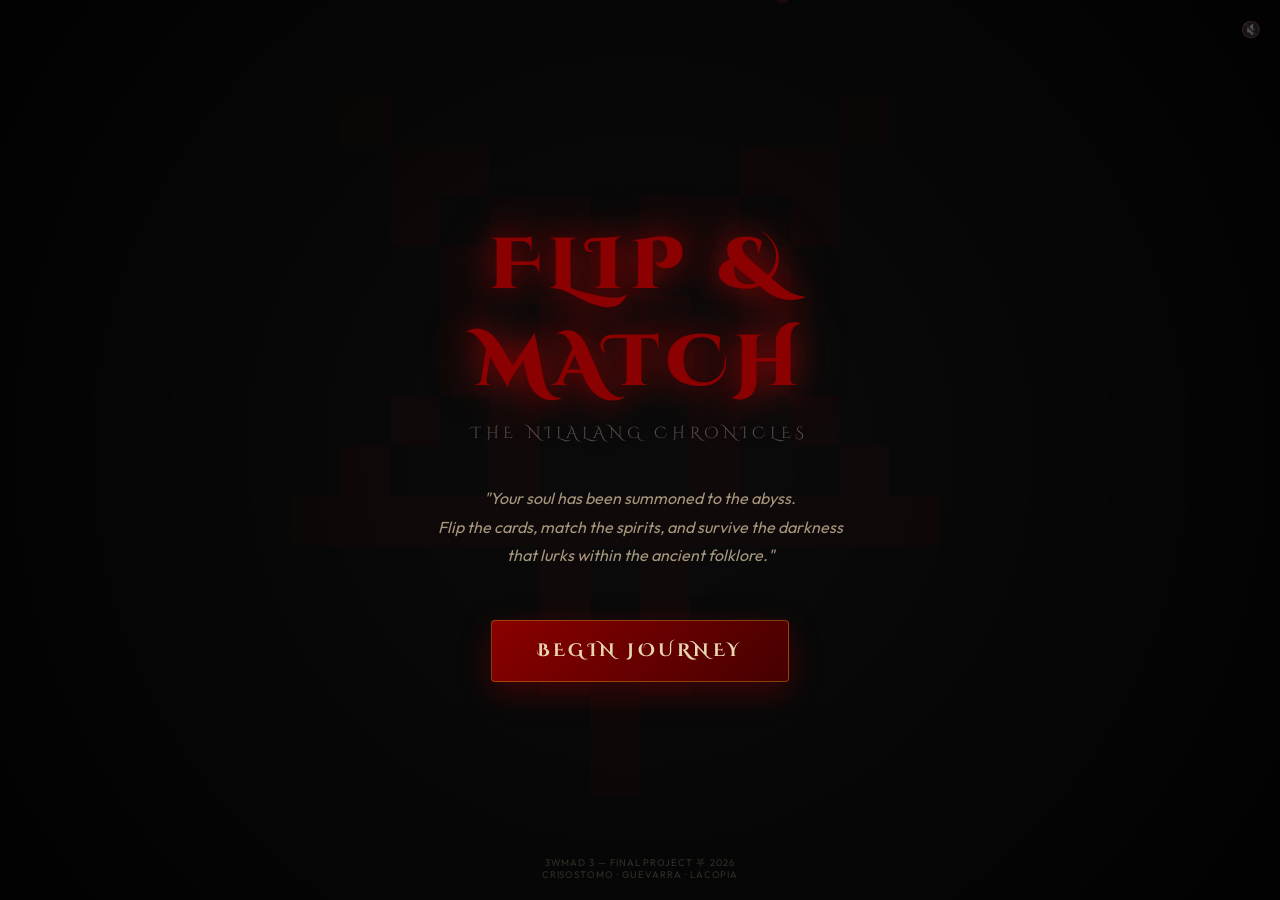
<file: index.html>
<!DOCTYPE html>
<html lang="en">
<head>
    <meta charset="UTF-8">
    <meta name="viewport" content="width=device-width, initial-scale=1.0">
    <title>Flip & Match — Welcome to the Abyss</title>
    <link href="https://fonts.googleapis.com/css2?family=Cinzel+Decorative:wght@400;700;900&family=Outfit:wght@300;400;600&display=swap" rel="stylesheet">
    <style>
        :root {
            --blood: #8b0000;
            --blood-bright: #ff4444;
            --gold: #ffcc33;
            --bone: #e8d5b0;
            --void: #0a0a0a;
            --ash: #6a5a5a;
        }

        * {
            margin: 0;
            padding: 0;
            box-sizing: border-box;
        }

        body {
            background-color: var(--void);
            color: var(--bone);
            font-family: 'Outfit', sans-serif;
            height: 100vh;
            display: flex;
            justify-content: center;
            align-items: center;
            overflow: hidden;
            text-align: center;
        }

        .vignette {
            position: fixed;
            top: 0; left: 0; width: 100%; height: 100%;
            background: radial-gradient(circle, transparent 20%, rgba(0,0,0,0.8) 100%);
            z-index: 2;
            pointer-events: none;
        }

        .bg-pentagram {
            position: fixed;
            font-size: 50rem;
            color: var(--blood);
            opacity: 0.05;
            z-index: 1;
            pointer-events: none;
            animation: rotate 120s linear infinite;
        }

        @keyframes rotate {
            from { transform: rotate(0deg); }
            to { transform: rotate(360deg); }
        }

        .content {
            position: relative;
            z-index: 10;
            max-width: 600px;
            padding: 20px;
            animation: fadeInUp 1.5s ease;
        }

        .game-logo {
            font-family: 'Cinzel Decorative', serif;
            font-size: clamp(2.5rem, 8vw, 4.5rem);
            font-weight: 900;
            color: var(--blood);
            text-shadow: 0 0 30px rgba(139, 0, 0, 0.9), 0 0 60px rgba(255, 68, 68, 0.3);
            margin-bottom: 10px;
            letter-spacing: 0.1em;
            text-transform: uppercase;
        }

        .welcome-msg {
            font-family: 'Cinzel Decorative', serif;
            font-size: 1rem;
            color: var(--ash);
            letter-spacing: 0.3em;
            text-transform: uppercase;
            margin-bottom: 40px;
            opacity: 0.8;
        }

        .story-text {
            font-size: 1rem;
            line-height: 1.8;
            color: var(--bone);
            margin-bottom: 50px;
            font-style: italic;
            opacity: 0.7;
        }

        .enter-btn {
            display: inline-block;
            padding: 18px 45px;
            font-family: 'Cinzel Decorative', serif;
            font-weight: 700;
            font-size: 1.1rem;
            color: var(--bone);
            background: linear-gradient(135deg, #8b0000 0%, #450000 100%);
            border: 1px solid rgba(255, 204, 51, 0.3);
            border-radius: 4px;
            cursor: pointer;
            text-decoration: none;
            letter-spacing: 0.2em;
            text-transform: uppercase;
            transition: all 0.4s cubic-bezier(0.175, 0.885, 0.32, 1.275);
            box-shadow: 0 10px 30px rgba(139, 0, 0, 0.4);
        }

        .enter-btn:hover {
            transform: scale(1.05);
            background: linear-gradient(135deg, #a50000 0%, #600000 100%);
            border-color: var(--gold);
            box-shadow: 0 15px 45px rgba(139, 0, 0, 0.6);
            color: #fff;
        }

        @keyframes fadeInUp {
            from { opacity: 0; transform: translateY(30px); }
            to { opacity: 1; transform: translateY(0); }
        }

        footer {
            position: fixed;
            bottom: 20px;
            width: 100%;
            font-size: 0.6rem;
            color: rgba(232, 213, 176, 0.3);
            letter-spacing: 0.1em;
            text-transform: uppercase;
        }

        #offlineBar {
            display:none; position:fixed; top:0; left:0; right:0; z-index:1100;
            background:rgba(30,10,0,0.97); border-bottom:1px solid #ff6600;
            padding:8px 16px; text-align:center;
            font-family:'Cinzel Decorative',serif; font-size:0.6rem;
            color:#ff9944; letter-spacing:0.1em; text-transform:uppercase;
        }

        /* Drops / Particles */
        .drops {
            position: fixed; top: 0; left: 0; width: 100%; height: 100%;
            pointer-events: none; z-index: 1; overflow: hidden;
        }
        .drop {
            position: absolute; top: -20px;
            animation: fall linear infinite;
            opacity: 0.6; font-family: 'Cinzel Decorative', serif;
        }
        @keyframes fall {
            0% { transform: translateY(-20px) rotate(0deg); opacity: 0; }
            10% { opacity: 0.8; }
            90% { opacity: 0.8; }
            100% { transform: translateY(105vh) rotate(360deg); opacity: 0; }
        }

        .auth-volume-btn {
            position: fixed;
            top: 15px;
            right: 15px;
            background: none;
            border: none;
            color: var(--bone);
            font-size: 1rem;
            cursor: pointer;
            z-index: 1000;
            transition: all 0.3s ease;
            width: 28px;
            height: 28px;
            display: flex;
            align-items: center;
            justify-content: center;
            opacity: 0.45;
            filter: grayscale(0.7) brightness(0.7);
        }
        .auth-volume-btn:hover {
            transform: scale(1.1);
            opacity: 0.9;
            filter: grayscale(0) brightness(1.1) drop-shadow(0 0 6px #ffcc33);
        }
        @keyframes pulseGlow {
            0% { transform: scale(1); opacity: 0.35; filter: grayscale(0.7) brightness(0.6) drop-shadow(0 0 1px rgba(255, 0, 0, 0.3)); }
            50% { transform: scale(1.08); opacity: 0.7; filter: grayscale(0.4) brightness(0.8) drop-shadow(0 0 6px rgba(255, 0, 0, 0.7)); }
            100% { transform: scale(1); opacity: 0.35; filter: grayscale(0.7) brightness(0.6) drop-shadow(0 0 1px rgba(255, 0, 0, 0.3)); }
        }
        .auth-volume-btn.pulsing {
            animation: pulseGlow 1.8s infinite ease-in-out;
        }
    </style>
</head>
<body>
    <!-- Sound Toggle Button -->
    <button id="welcomeVolumeBtn" class="auth-volume-btn pulsing" onclick="toggleWelcomeMusic()">🔇</button>

    <div id="offlineBar">Offline Mode — Game saves to your device automatically</div>
    <div class="drops" id="drops"></div>
    <div class="vignette"></div>
    <div class="bg-pentagram">⛧</div>

    <div class="content">
        <div class="game-logo">Flip & Match</div>
        <div class="welcome-msg">The Nilalang Chronicles</div>
        
        <p class="story-text">
            "Your soul has been summoned to the abyss. <br>
            Flip the cards, match the spirits, and survive the darkness <br>
            that lurks within the ancient folklore."
        </p>

        <!-- Redirects to auth.html -->
        <a href="auth.html" class="enter-btn">Begin Journey</a>
    </div>

    <footer>3WMAD 3 — FINAL PROJECT ⛧ 2026<br>Crisostomo · Guevarra · Lacopia</footer>

    <script src="pwa.js?v=1"></script>
    <script>
        function spawnDrops() {
            const c = document.getElementById('drops');
            if (!c) return;
            c.innerHTML = '';
            const syms = ['🩸', '·', '∘', '⛧', '✦', '*', '♱'];
            for (let i = 0; i < 35; i++) {
                const d = document.createElement('div');
                d.className = 'drop'; d.textContent = syms[Math.floor(Math.random() * syms.length)];
                d.style.left = Math.random() * 100 + 'vw';
                d.style.fontSize = (0.4 + Math.random() * 0.9) + 'rem';
                d.style.animationDuration = (12 + Math.random() * 18) + 's';
                d.style.animationDelay = '-' + (Math.random() * 15) + 's';
                const colors = ['rgba(180,0,0,0.4)', 'rgba(220,50,50,0.3)', 'rgba(120,120,120,0.3)'];
                d.style.color = colors[Math.floor(Math.random() * colors.length)];
                c.appendChild(d);
            }
        }
        window.addEventListener('DOMContentLoaded', spawnDrops);

        // Welcome Music Logic
        const welcomeMusic = new Audio('audio/welcome.mp3');
        welcomeMusic.loop = true;
        welcomeMusic.volume = 0.5;

        const playWelcomeMusic = () => {
            try {
                welcomeMusic.play().then(() => {
                    const btn = document.getElementById('welcomeVolumeBtn');
                    if (btn) {
                        btn.textContent = '🔊';
                        btn.classList.remove('pulsing');
                    }
                }).catch(err => {
                    registerIndexFallback();
                });
            } catch (err) {
                registerIndexFallback();
            }
        };

        const registerIndexFallback = () => {
            const btn = document.getElementById('welcomeVolumeBtn');
            if (btn) btn.classList.add('pulsing');

            const playOnGesture = () => {
                try {
                    welcomeMusic.play().then(() => {
                        if (btn) {
                            btn.textContent = '🔊';
                            btn.classList.remove('pulsing');
                        }
                    }).catch(e => console.warn('Gesture play blocked:', e));
                } catch (e) {}
            };
            document.addEventListener('click', playOnGesture, { once: true });
            document.addEventListener('touchstart', playOnGesture, { once: true });
        };

        function toggleWelcomeMusic() {
            const btn = document.getElementById('welcomeVolumeBtn');
            if (!welcomeMusic) return;
            try {
                if (welcomeMusic.paused) {
                    welcomeMusic.play().then(() => {
                        if (btn) {
                            btn.textContent = '🔊';
                            btn.classList.remove('pulsing');
                        }
                    }).catch(e => console.log(e));
                } else {
                    welcomeMusic.pause();
                    if (btn) {
                        btn.textContent = '🔇';
                    }
                }
            } catch(e) {}
        }

        // Attempt playback on load
        playWelcomeMusic();
    </script>
</body>
</html>
</file>
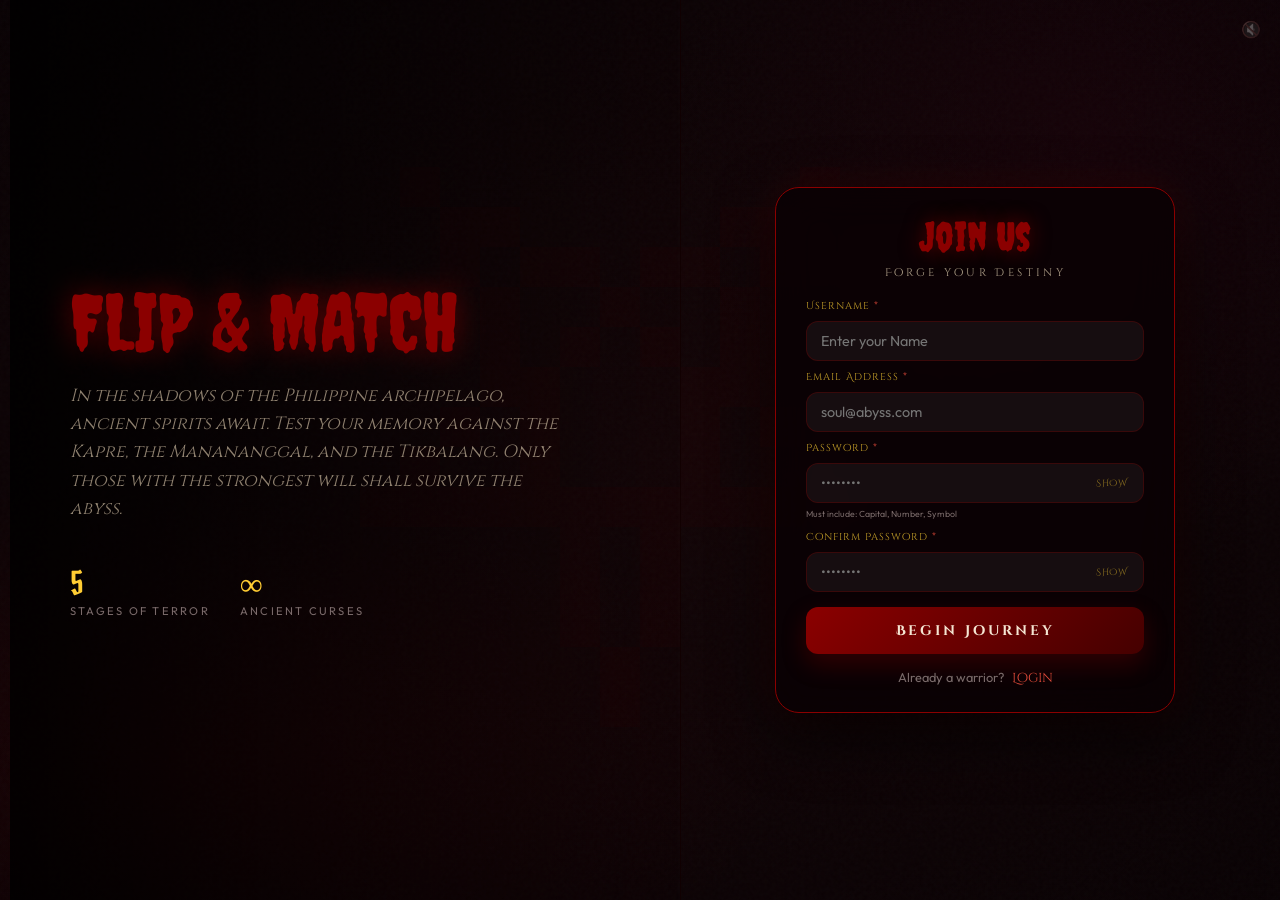
<file: auth.html>
<!DOCTYPE html>
<html lang="en">

<head>
    <meta charset="UTF-8">
    <meta name="viewport" content="width=device-width, initial-scale=1.0">
    <title>FLIP & MATCH — Authentication</title>
    <link rel="stylesheet" href="style.css">
    <link
        href="https://fonts.googleapis.com/css2?family=Cinzel+Decorative:wght@400;700;900&family=Cinzel:wght@400;600;700&family=Creepster&family=Pirata+One&family=Outfit:wght@300;400;600&display=swap"
        rel="stylesheet">
    <style>
        body {
            display: flex;
            align-items: center;
            justify-content: center;
            min-height: 100vh;
            background: var(--shadow);
            margin: 0;
            overflow-x: hidden;
            font-family: 'Outfit', sans-serif;
        }

        .main-container {
            display: flex;
            width: 100%;
            min-height: 100vh;
            position: relative;
            z-index: 10;
        }

        .left-panel {
            display: none;
            /* Hidden on mobile */
            flex: 1;
            flex-direction: column;
            justify-content: center;
            padding: 60px;
            background: linear-gradient(to right, rgba(0, 0, 0, 0.8), transparent);
            border-right: 1px solid rgba(139, 0, 0, 0.1);
            position: relative;
            overflow: hidden;
        }

        .right-panel {
            flex: 1;
            display: flex;
            align-items: center;
            justify-content: center;
            padding: 20px;
        }

        .auth-wrapper {
            width: 100%;
            max-width: 420px;
            padding: 10px;
        }

        @media (min-width: 992px) {
            .left-panel {
                display: flex;
            }
        }

        /* Cinematic Left Panel Content */
        .brand-section {
            animation: fadeIn 1.5s ease;
        }

        .brand-title {
            font-family: 'Creepster', cursive;
            font-size: 5rem;
            color: var(--blood);
            line-height: 1;
            margin-bottom: 20px;
            text-shadow: 0 0 30px rgba(139, 0, 0, 0.6);
        }

        .brand-lore {
            font-family: 'Cinzel', serif;
            font-size: 1.1rem;
            color: var(--bone-dim);
            max-width: 500px;
            line-height: 1.6;
            font-style: italic;
            opacity: 0.8;
        }

        .brand-stats {
            margin-top: 40px;
            display: flex;
            gap: 30px;
        }

        .stat-item {
            display: flex;
            flex-direction: column;
        }

        .stat-val {
            font-family: 'Pirata One', cursive;
            font-size: 2rem;
            color: var(--gold);
        }

        .stat-label {
            font-size: 0.7rem;
            text-transform: uppercase;
            letter-spacing: 0.2em;
            color: var(--ash);
        }

        .auth-card {
            background: rgba(10, 2, 4, 0.85);
            border: 1px solid var(--blood);
            border-radius: 24px;
            padding: 25px 30px;
            backdrop-filter: blur(20px);
            box-shadow: 0 20px 60px rgba(0, 0, 0, 0.8), 0 0 40px rgba(139, 0, 0, 0.2);
            text-align: center;
            animation: cardAppear 0.8s cubic-bezier(0.16, 1, 0.3, 1);
        }

        @keyframes cardAppear {
            from {
                opacity: 0;
                transform: translateY(30px) scale(0.95);
            }

            to {
                opacity: 1;
                transform: translateY(0) scale(1);
            }
        }

        .auth-logo {
            font-family: 'Creepster', cursive;
            font-size: 2.5rem;
            color: var(--blood);
            margin-bottom: 5px;
            text-shadow: 0 0 20px rgba(139, 0, 0, 0.6);
        }

        .auth-subtitle {
            font-family: 'Cinzel Decorative', serif;
            font-size: 0.7rem;
            letter-spacing: 0.3em;
            color: var(--bone-dim);
            margin-bottom: 20px;
        }

        .form-group {
            margin-bottom: 10px;
            text-align: left;
        }

        .form-label {
            display: block;
            font-family: 'Cinzel Decorative', serif;
            font-size: 0.6rem;
            color: var(--gold-dim);
            margin-bottom: 8px;
            letter-spacing: 0.1em;
        }

        .input-container {
            position: relative;
        }

        .auth-input {
            width: 100%;
            background: rgba(255, 255, 255, 0.05);
            border: 1px solid rgba(139, 0, 0, 0.3);
            border-radius: 12px;
            padding: 10px 14px;
            color: var(--bone);
            font-family: 'Outfit', sans-serif;
            font-size: 0.9rem;
            transition: all 0.3s;
        }

        .auth-input:focus {
            outline: none;
            border-color: var(--blood-bright);
            background: rgba(255, 255, 255, 0.08);
            box-shadow: 0 0 15px rgba(139, 0, 0, 0.3);
        }

        .auth-btn-main {
            width: 100%;
            padding: 14px;
            margin-top: 5px;
            font-family: 'Cinzel Decorative', serif;
            font-weight: 700;
            font-size: 0.9rem;
            letter-spacing: 0.2em;
            background: linear-gradient(135deg, #8b0000 0%, #450000 100%);
            color: var(--bone);
            border: none;
            border-radius: 12px;
            cursor: pointer;
            transition: all 0.3s;
            box-shadow: 0 10px 25px rgba(139, 0, 0, 0.3);
        }

        .auth-btn-main:hover {
            transform: translateY(-2px);
            box-shadow: 0 15px 35px rgba(139, 0, 0, 0.5);
            filter: brightness(1.2);
        }

        .auth-switch {
            margin-top: 15px;
            font-size: 0.8rem;
            color: var(--ash);
        }

        .auth-link {
            color: var(--blood-bright);
            text-decoration: none;
            font-family: 'Cinzel Decorative', serif;
            margin-left: 5px;
            cursor: pointer;
            transition: color 0.2s;
        }

        .auth-link:hover {
            color: var(--gold);
        }

        .back-link {
            display: inline-block;
            margin-top: 25px;
            color: var(--ash);
            text-decoration: none;
            font-size: 0.7rem;
            text-transform: uppercase;
            letter-spacing: 0.1em;
            transition: color 0.2s;
        }

        .back-link:hover {
            color: var(--bone);
        }

        .toggle-password {
            position: absolute;
            right: 12px;
            top: 50%;
            transform: translateY(-50%);
            background: none;
            border: none;
            color: var(--gold-dim);
            cursor: pointer;
            font-size: 0.55rem;
            font-family: 'Cinzel Decorative', serif;
            text-transform: uppercase;
            letter-spacing: 0.05em;
            padding: 5px;
            opacity: 0.7;
            transition: opacity 0.2s;
        }

        .toggle-password:hover {
            opacity: 1;
            color: var(--gold);
        }

        .error-msg {
            display: none;
            color: var(--blood-bright);
            font-size: 0.6rem;
            margin-top: 5px;
            font-family: 'Cinzel', serif;
            letter-spacing: 0.05em;
            animation: fadeIn 0.3s ease;
        }

        .form-group.invalid .error-msg {
            display: block;
        }

        .form-group.invalid .auth-input {
            border-color: var(--blood-bright);
            background: rgba(139, 0, 0, 0.1);
        }

        /* Decorative elements */
        .bg-pentagram {
            position: fixed;
            font-size: 40rem;
            color: var(--blood);
            opacity: 0.03;
            z-index: 1;
            pointer-events: none;
            animation: rotate 60s linear infinite;
        }

        @keyframes rotate {
            from {
                transform: rotate(0deg);
            }

            to {
                transform: rotate(360deg);
            }
        }

        .auth-volume-btn {
            position: fixed;
            top: 15px;
            right: 15px;
            background: none;
            border: none;
            color: var(--bone);
            font-size: 1rem;
            cursor: pointer;
            z-index: 1000;
            transition: all 0.3s ease;
            width: 28px;
            height: 28px;
            display: flex;
            align-items: center;
            justify-content: center;
            opacity: 0.45;
            filter: grayscale(0.7) brightness(0.7);
        }
        .auth-volume-btn:hover {
            transform: scale(1.1);
            opacity: 0.9;
            filter: grayscale(0) brightness(1.1) drop-shadow(0 0 6px #ffcc33);
        }
        @keyframes pulseGlow {
            0% { transform: scale(1); opacity: 0.35; filter: grayscale(0.7) brightness(0.6) drop-shadow(0 0 1px rgba(255, 0, 0, 0.3)); }
            50% { transform: scale(1.08); opacity: 0.7; filter: grayscale(0.4) brightness(0.8) drop-shadow(0 0 6px rgba(255, 0, 0, 0.7)); }
            100% { transform: scale(1); opacity: 0.35; filter: grayscale(0.7) brightness(0.6) drop-shadow(0 0 1px rgba(255, 0, 0, 0.3)); }
        }
        .auth-volume-btn.pulsing {
            animation: pulseGlow 1.8s infinite ease-in-out;
        }
    </style>
</head>

<body>
    <!-- Sound Toggle Button -->
    <button id="authVolumeBtn" class="auth-volume-btn pulsing" onclick="toggleAuthMusic()">🔇</button>

    <div class="bg-pentagram">⛧</div>
    <div class="drops" id="drops"></div>

    <div class="main-container">
        <!-- LEFT PANEL: Brand & Cinematic Content -->
        <div class="left-panel">
            <div class="brand-section">
                <div class="brand-title">FLIP & MATCH</div>
                <p class="brand-lore">
                    In the shadows of the Philippine archipelago, ancient spirits await.
                    Test your memory against the Kapre, the Manananggal, and the Tikbalang.
                    Only those with the strongest will shall survive the abyss.
                </p>

                <div class="brand-stats">
                    <div class="stat-item">
                        <span class="stat-val">5</span>
                        <span class="stat-label">Stages of Terror</span>
                    </div>
                    <div class="stat-item">
                        <span class="stat-val">∞</span>
                        <span class="stat-label">Ancient Curses</span>
                    </div>
                </div>
            </div>
        </div>

        <!-- RIGHT PANEL: Authentication -->
        <div class="right-panel">
            <div class="auth-wrapper">
                <!-- LOGIN PANEL -->
                <form id="loginPanel" class="auth-card" style="display: none;" onsubmit="handleLoginAction(event)">
                    <div class="auth-logo">Flip & Match</div>
                    <div class="auth-subtitle">Enter the Darkness</div>

                    <div class="form-group">
                        <label class="form-label">Username or Email <span
                                style="color:var(--blood-bright)">*</span></label>
                        <div class="input-container">
                            <input type="text" id="loginIdentifier" class="auth-input" placeholder="Your identity..."
                                required>
                        </div>
                        <span class="error-msg">This field is required warrior!</span>
                    </div>

                    <div class="form-group">
                        <label class="form-label">Password <span style="color:var(--blood-bright)">*</span></label>
                        <div class="input-container">
                            <input type="password" id="loginPassword" class="auth-input" placeholder="••••••••"
                                required>
                            <button type="button" class="toggle-password"
                                onclick="togglePass('loginPassword', this)">Show</button>
                        </div>
                        <span class="error-msg">Speak the secret word! (Required)</span>
                    </div>

                    <div class="form-group" style="margin-top: -10px; margin-bottom: 25px;">
                        <span class="auth-link" style="font-size: 0.65rem; opacity: 0.8;"
                            onclick="handleForgotPass()">Forgot Password?</span>
                    </div>

                    <button type="submit" class="auth-btn-main">Login to Battle</button>

                    <div class="auth-switch">
                        New to the abyss? <span class="auth-link" onclick="toggleAuth('register')">Create Account</span>
                    </div>
                </form>

                <!-- REGISTER PANEL -->
                <form id="registerPanel" class="auth-card" onsubmit="handleRegisterAction(event)">
                    <div class="auth-logo">Join Us</div>
                    <div class="auth-subtitle">Forge your Destiny</div>

                    <div class="form-group">
                        <label class="form-label">Username <span style="color:var(--blood-bright)">*</span></label>
                        <div class="input-container">
                            <input type="text" id="regUsername" class="auth-input" placeholder="Enter your Name"
                                required>
                        </div>
                        <span class="error-msg">You must have a name to survive.</span>
                    </div>

                    <div class="form-group">
                        <label class="form-label">Email Address <span style="color:var(--blood-bright)">*</span></label>
                        <div class="input-container">
                            <input type="email" id="regEmail" class="auth-input" placeholder="soul@abyss.com" required>
                        </div>
                        <span class="error-msg">A soul needs an email address.</span>
                    </div>

                    <div class="form-group">
                        <label class="form-label">Password <span style="color:var(--blood-bright)">*</span></label>
                        <div class="input-container">
                            <input type="password" id="regPassword" class="auth-input" placeholder="••••••••" required>
                            <button type="button" class="toggle-password"
                                onclick="togglePass('regPassword', this)">Show</button>
                        </div>
                        <div id="pwRequirements"
                            style="font-size: 0.55rem; color: var(--ash); margin-top: 5px; line-height: 1.4;">
                            Must include: <span id="reqCap">Capital</span>, <span id="reqNum">Number</span>, <span
                                id="reqSym">Symbol</span>
                        </div>
                        <span class="error-msg">Password is required!</span>
                    </div>

                    <div class="form-group">
                        <label class="form-label">Confirm Password <span
                                style="color:var(--blood-bright)">*</span></label>
                        <div class="input-container">
                            <input type="password" id="regPasswordConfirm" class="auth-input" placeholder="••••••••"
                                required>
                            <button type="button" class="toggle-password"
                                onclick="togglePass('regPasswordConfirm', this)">Show</button>
                        </div>
                        <span class="error-msg">Please confirm your password.</span>
                    </div>

                    <button type="submit" class="auth-btn-main">Begin Journey</button>

                    <div class="auth-switch">
                        Already a warrior? <span class="auth-link" onclick="toggleAuth('login')">Login</span>
                    </div>
                </form>
            </div> <!-- End of auth-wrapper -->
        </div> <!-- End of right-panel -->
    </div> <!-- End of main-container -->

    <!-- LOADING OVERLAY -->
    <div id="loadingOverlay" style="display: none; position: fixed; top: 0; left: 0; width: 100%; height: 100%; background: #0a0204; z-index: 9999; flex-direction: column; justify-content: center; align-items: center; color: var(--blood);">
        <style>
            .aswang-walk {
                font-size: 5rem;
                display: inline-block;
                animation: walk 0.8s infinite alternate ease-in-out;
                filter: drop-shadow(0 0 20px rgba(139,0,0,0.8));
            }
            @keyframes walk {
                0% { transform: translateY(0) scale(1) rotate(-5deg); }
                100% { transform: translateY(-20px) scale(1.1) rotate(5deg); }
            }
            .loading-text {
                font-family: 'Cinzel Decorative', serif;
                font-size: 1.2rem;
                color: var(--bone);
                margin-top: 30px;
                letter-spacing: 0.3em;
                animation: pulse 1.5s infinite;
            }
            @keyframes pulse {
                0% { opacity: 0.3; }
                50% { opacity: 1; text-shadow: 0 0 10px rgba(255,68,68,0.5); }
                100% { opacity: 0.3; }
            }
        </style>
        <div class="aswang-walk">🦇</div>
        <div class="loading-text">ENTERING THE ABYSS...</div>
    </div>

    <script src="api.js"></script>
    <script src="pwa.js"></script>
    <script>
        function toggleAuth(mode) {
            const login = document.getElementById('loginPanel');
            const register = document.getElementById('registerPanel');

            if (mode === 'register') {
                login.style.display = 'none';
                register.style.display = 'block';
            } else {
                login.style.display = 'block';
                register.style.display = 'none';
            }
        }

        function togglePass(id, btn) {
            const input = document.getElementById(id);
            if (input.type === 'password') {
                input.type = 'text';
                btn.textContent = 'Hide';
            } else {
                input.type = 'password';
                btn.textContent = 'Show';
            }
        }

        async function handleLoginAction(e) {
            if (e) e.preventDefault();

            // Clear previous errors
            document.querySelectorAll('.form-group').forEach(g => g.classList.remove('invalid'));

            const id = document.getElementById('loginIdentifier').value;
            const pass = document.getElementById('loginPassword').value;

            let hasError = false;
            if (!id) {
                document.getElementById('loginIdentifier').closest('.form-group').classList.add('invalid');
                hasError = true;
            }
            if (!pass) {
                document.getElementById('loginPassword').closest('.form-group').classList.add('invalid');
                hasError = true;
            }

            if (hasError) return;

            const btn = document.querySelector('#loginPanel .auth-btn-main');
            btn.disabled = true;
            btn.textContent = 'Verifying...';

            const result = await gameAPI.login(id, pass);

            if (result.success) {
                // Keep the ambient welcome music playing at a slightly lower backing volume during loading
                if (typeof authMusic !== 'undefined') {
                    try { authMusic.volume = 0.22; } catch(err) {}
                }
                
                // Play procedural bat screech & horror swoop sound effect
                if (typeof playSpookyTransitionSound === 'function') {
                    playSpookyTransitionSound();
                }

                // Clear old game data to ensure fresh start for new user
                localStorage.removeItem('flipmatch_progress');
                localStorage.removeItem('flipmatch_stats');
                localStorage.removeItem('flipmatch_inventory');
                
                // Show loading screen
                document.getElementById('loadingOverlay').style.display = 'flex';
                btn.textContent = 'Summoning...';
                
                // 3-second delay before entering dashboard
                setTimeout(() => {
                    window.location.href = 'dashboard.html';
                }, 3000);
            } else {
                alert(result.error);
                btn.disabled = false;
                btn.textContent = 'Login to Battle';
            }
        }

        async function handleRegisterAction(e) {
            if (e) e.preventDefault();

            // Clear previous errors
            document.querySelectorAll('.form-group').forEach(g => g.classList.remove('invalid'));

            const user = document.getElementById('regUsername').value;
            const email = document.getElementById('regEmail').value;
            const pass = document.getElementById('regPassword').value;
            const confirmPass = document.getElementById('regPasswordConfirm').value;

            let hasError = false;
            if (!user) {
                document.getElementById('regUsername').closest('.form-group').classList.add('invalid');
                hasError = true;
            }
            if (!email) {
                document.getElementById('regEmail').closest('.form-group').classList.add('invalid');
                hasError = true;
            }
            if (!pass) {
                document.getElementById('regPassword').closest('.form-group').classList.add('invalid');
                hasError = true;
            }
            if (!confirmPass) {
                document.getElementById('regPasswordConfirm').closest('.form-group').classList.add('invalid');
                hasError = true;
            }

            if (hasError) return;

            if (pass !== confirmPass) {
                alert('Passwords do not match');
                return;
            }

            // Security Validation
            const hasCap = /[A-Z]/.test(pass);
            const hasNum = /[0-9]/.test(pass);
            const hasSym = /[!@#$%^&*(),.?":{}|<>]/.test(pass);

            if (!hasCap || !hasNum || !hasSym) {
                alert('Password must contain at least one capital letter, one number, and one symbol.');
                return;
            }

            const btn = document.querySelector('#registerPanel .auth-btn-main');
            btn.disabled = true;
            btn.textContent = 'Creating...';

            const result = await gameAPI.register(user, email, pass);

            if (result.success) {
                // Clear old game data for new warrior
                localStorage.removeItem('flipmatch_progress');
                localStorage.removeItem('flipmatch_stats');
                localStorage.removeItem('flipmatch_inventory');

                alert('Registration successful! Please login to start your journey.');
                btn.disabled = false;
                btn.textContent = 'Begin Journey';
                toggleAuth('login');
            } else {
                alert(result.error);
                btn.disabled = false;
                btn.textContent = 'Begin Journey';
            }
        }

        function handleForgotPass() {
            alert('To reset your password, please contact the game administrator or check your recovery email for instructions.');
        }

        // Real-time validation feedback
        document.getElementById('regPassword').addEventListener('input', function (e) {
            const v = e.target.value;
            document.getElementById('reqCap').style.color = /[A-Z]/.test(v) ? '#2ecc71' : 'var(--ash)';
            document.getElementById('reqNum').style.color = /[0-9]/.test(v) ? '#2ecc71' : 'var(--ash)';
            document.getElementById('reqSym').style.color = /[!@#$%^&*(),.?":{}|<>]/.test(v) ? '#2ecc71' : 'var(--ash)';
        });

        // Auto redirect if already logged in
        if (gameAPI.isAuthenticated()) {
            window.location.href = 'dashboard.html';
        }

        // Atmospheric Drops
        function spawnDrops() {
            const c = document.getElementById('drops');
            if (!c) return;
            c.innerHTML = '';
            const syms = ['🩸', '·', '∘', '⛧', '✦', '*', '♱'];
            for (let i = 0; i < 35; i++) {
                const d = document.createElement('div');
                d.className = 'drop'; d.textContent = syms[Math.floor(Math.random() * syms.length)];
                d.style.left = Math.random() * 100 + 'vw';
                d.style.fontSize = (0.4 + Math.random() * 0.9) + 'rem';
                d.style.animationDuration = (12 + Math.random() * 18) + 's';
                d.style.animationDelay = '-' + (Math.random() * 15) + 's';
                const colors = ['rgba(180,0,0,0.4)', 'rgba(220,50,50,0.3)', 'rgba(120,120,120,0.3)'];
                d.style.color = colors[Math.floor(Math.random() * colors.length)];
                c.appendChild(d);
            }
        }
        window.addEventListener('DOMContentLoaded', spawnDrops);

        // Immersive Welcome Soundtrack for Authentication Screen
        const authMusic = new Audio('audio/welcome.mp3');
        authMusic.loop = true;
        authMusic.volume = 0.45; // Subtle background level

        const playAuthMusic = () => {
            try {
                authMusic.play().then(() => {
                    const btn = document.getElementById('authVolumeBtn');
                    if (btn) {
                        btn.textContent = '🔊';
                        btn.classList.remove('pulsing');
                    }
                }).catch(error => {
                    registerAuthFallback();
                });
            } catch (err) {
                registerAuthFallback();
            }
        };

        const registerAuthFallback = () => {
            const btn = document.getElementById('authVolumeBtn');
            if (btn) btn.classList.add('pulsing');

            const playOnGesture = () => {
                try {
                    authMusic.play().then(() => {
                        if (btn) {
                            btn.textContent = '🔊';
                            btn.classList.remove('pulsing');
                        }
                    }).catch(e => console.warn('Gesture play blocked:', e));
                } catch (e) {}
            };
            document.addEventListener('click', playOnGesture, { once: true });
            document.addEventListener('touchstart', playOnGesture, { once: true });
        };

        // Attempt playback on load
        playAuthMusic();

        // Procedural Audio: Atmospheric Chilling Wind, Abyssal Sub-Boom, and Folklore Spirit Wail
        function playSpookyTransitionSound() {
            try {
                const AC = window.AudioContext || window.webkitAudioContext;
                const ctx = new AC();
                if (ctx.state === 'suspended') {
                    ctx.resume().catch(() => {});
                }
                
                // 1. Ghostly Howling Void (White Noise sweep)
                const bufferSize = ctx.sampleRate * 3.0; // 3 seconds
                const buffer = ctx.createBuffer(1, bufferSize, ctx.sampleRate);
                const data = buffer.getChannelData(0);
                for (let i = 0; i < bufferSize; i++) {
                    data[i] = Math.random() * 2 - 1;
                }
                const noiseNode = ctx.createBufferSource();
                noiseNode.buffer = buffer;

                const noiseFilter = ctx.createBiquadFilter();
                noiseFilter.type = 'bandpass';
                noiseFilter.Q.setValueAtTime(12, ctx.currentTime);
                noiseFilter.frequency.setValueAtTime(350, ctx.currentTime);
                noiseFilter.frequency.exponentialRampToValueAtTime(950, ctx.currentTime + 1.0);
                noiseFilter.frequency.exponentialRampToValueAtTime(250, ctx.currentTime + 3.0);

                const noiseGain = ctx.createGain();
                noiseGain.gain.setValueAtTime(0.01, ctx.currentTime);
                noiseGain.gain.linearRampToValueAtTime(0.24, ctx.currentTime + 0.4);
                noiseGain.gain.exponentialRampToValueAtTime(0.001, ctx.currentTime + 3.0);

                noiseNode.connect(noiseFilter);
                noiseFilter.connect(noiseGain);
                noiseGain.connect(ctx.destination);
                noiseNode.start();

                // 2. Sub-bass Portal Slam (Deep Cinematic Impact)
                const subOsc = ctx.createOscillator();
                subOsc.type = 'sine';
                subOsc.frequency.setValueAtTime(75, ctx.currentTime);
                subOsc.frequency.exponentialRampToValueAtTime(22, ctx.currentTime + 2.0);

                const subGain = ctx.createGain();
                subGain.gain.setValueAtTime(0.001, ctx.currentTime);
                subGain.gain.linearRampToValueAtTime(0.45, ctx.currentTime + 0.12);
                subGain.gain.exponentialRampToValueAtTime(0.001, ctx.currentTime + 3.0);

                subOsc.connect(subGain);
                subGain.connect(ctx.destination);
                subOsc.start();
                subOsc.stop(ctx.currentTime + 3.0);

                // 3. Spooky Folklore Spirit Wail (Hollow Haunting Moan)
                const ghostOsc = ctx.createOscillator();
                ghostOsc.type = 'triangle';
                ghostOsc.frequency.setValueAtTime(180, ctx.currentTime);
                ghostOsc.frequency.linearRampToValueAtTime(320, ctx.currentTime + 0.7);
                ghostOsc.frequency.exponentialRampToValueAtTime(70, ctx.currentTime + 2.8);

                const ghostFilter = ctx.createBiquadFilter();
                ghostFilter.type = 'lowpass';
                ghostFilter.frequency.setValueAtTime(550, ctx.currentTime);

                const ghostGain = ctx.createGain();
                ghostGain.gain.setValueAtTime(0.001, ctx.currentTime);
                ghostGain.gain.linearRampToValueAtTime(0.12, ctx.currentTime + 0.5);
                ghostGain.gain.exponentialRampToValueAtTime(0.001, ctx.currentTime + 2.8);

                ghostOsc.connect(ghostFilter);
                ghostFilter.connect(ghostGain);
                ghostGain.connect(ctx.destination);
                ghostOsc.start();
                ghostOsc.stop(ctx.currentTime + 2.8);

            } catch (e) {
                console.warn('[Audio] Failed to build procedural sound:', e);
            }
        }

        function toggleAuthMusic() {
            const btn = document.getElementById('authVolumeBtn');
            if (!authMusic) return;
            try {
                if (authMusic.paused) {
                    authMusic.play().then(() => {
                        if (btn) {
                            btn.textContent = '🔊';
                            btn.classList.remove('pulsing');
                        }
                    }).catch(e => console.log(e));
                } else {
                    authMusic.pause();
                    if (btn) {
                        btn.textContent = '🔇';
                    }
                }
            } catch(e) {}
        }
    </script>
</body>

</html>
</file>
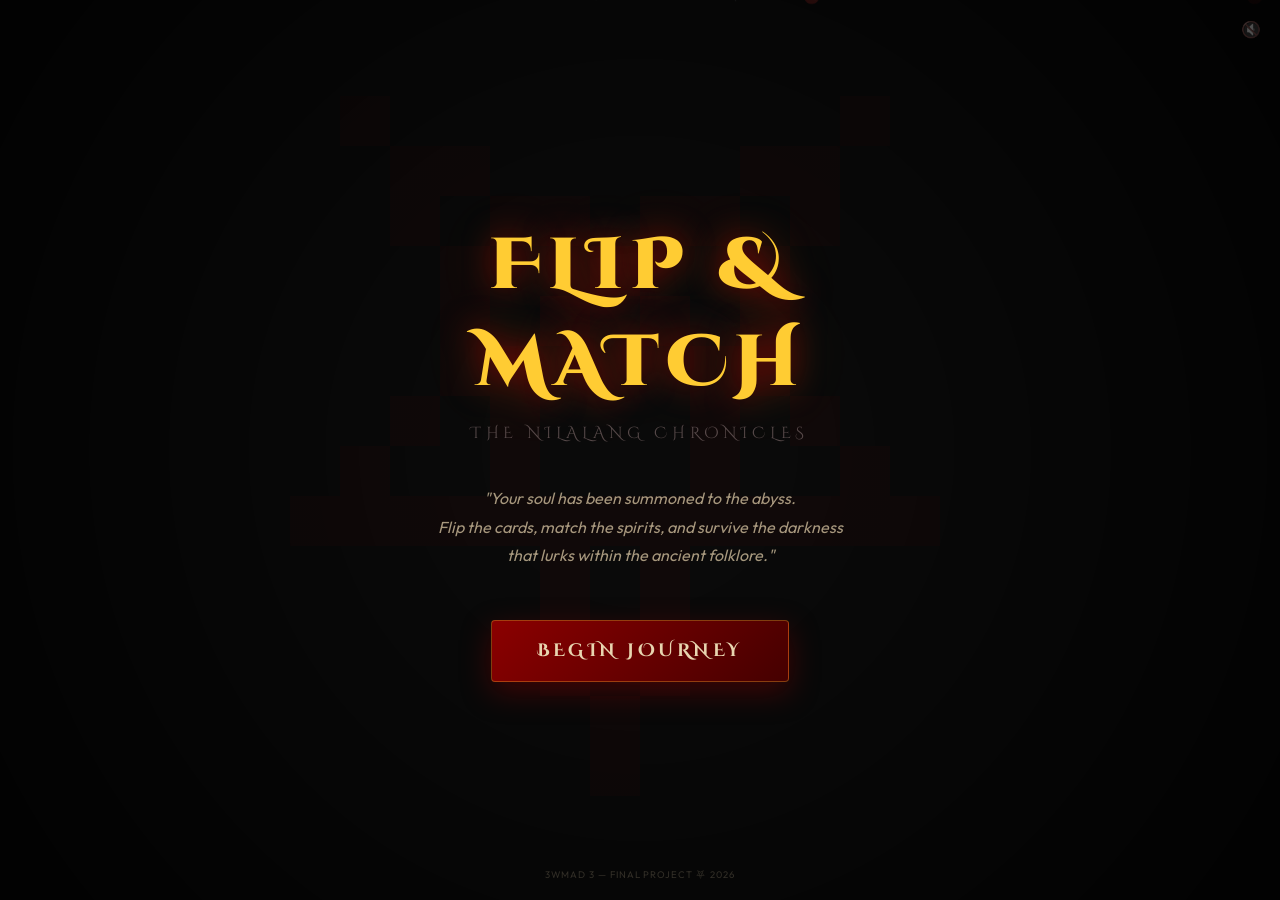
<file: welcome.html>
<!DOCTYPE html>
<html lang="en">
<head>
    <meta charset="UTF-8">
    <meta name="viewport" content="width=device-width, initial-scale=1.0">
    <title>Flip & Match — Welcome to the Abyss</title>
    <link href="https://fonts.googleapis.com/css2?family=Cinzel+Decorative:wght@400;700;900&family=Outfit:wght@300;400;600&display=swap" rel="stylesheet">
    <style>
        :root {
            --blood: #8b0000;
            --blood-bright: #ff4444;
            --gold: #ffcc33;
            --bone: #e8d5b0;
            --void: #0a0a0a;
            --ash: #6a5a5a;
        }

        * {
            margin: 0;
            padding: 0;
            box-sizing: border-box;
        }

        body {
            background-color: var(--void);
            color: var(--bone);
            font-family: 'Outfit', sans-serif;
            height: 100vh;
            display: flex;
            justify-content: center;
            align-items: center;
            overflow: hidden;
            text-align: center;
        }

        /* ══ Background Effects ══ */
        .vignette {
            position: fixed;
            top: 0; left: 0; width: 100%; height: 100%;
            background: radial-gradient(circle, transparent 20%, rgba(0,0,0,0.8) 100%);
            z-index: 2;
            pointer-events: none;
        }

        .bg-pentagram {
            position: fixed;
            font-size: 50rem;
            color: var(--blood);
            opacity: 0.05;
            z-index: 1;
            pointer-events: none;
            animation: rotate 120s linear infinite;
        }

        @keyframes rotate {
            from { transform: rotate(0deg); }
            to { transform: rotate(360deg); }
        }

        /* ══ Content Wrapper ══ */
        .content {
            position: relative;
            z-index: 10;
            max-width: 600px;
            padding: 20px;
            animation: fadeInUp 1.5s ease;
        }

        .game-logo {
            font-family: 'Cinzel Decorative', serif;
            font-size: clamp(2.5rem, 8vw, 4.5rem);
            font-weight: 900;
            color: var(--gold);
            text-shadow: 0 0 30px rgba(139, 0, 0, 0.8), 0 0 60px rgba(255, 204, 51, 0.2);
            margin-bottom: 10px;
            letter-spacing: 0.1em;
            text-transform: uppercase;
        }

        .welcome-msg {
            font-family: 'Cinzel Decorative', serif;
            font-size: 1rem;
            color: var(--ash);
            letter-spacing: 0.3em;
            text-transform: uppercase;
            margin-bottom: 40px;
            opacity: 0.8;
        }

        .story-text {
            font-size: 1rem;
            line-height: 1.8;
            color: var(--bone);
            margin-bottom: 50px;
            font-style: italic;
            opacity: 0.7;
        }

        /* ══ Main Button ══ */
        .enter-btn {
            display: inline-block;
            padding: 18px 45px;
            font-family: 'Cinzel Decorative', serif;
            font-weight: 700;
            font-size: 1.1rem;
            color: var(--bone);
            background: linear-gradient(135deg, #8b0000 0%, #450000 100%);
            border: 1px solid rgba(255, 204, 51, 0.3);
            border-radius: 4px;
            cursor: pointer;
            text-decoration: none;
            letter-spacing: 0.2em;
            text-transform: uppercase;
            transition: all 0.4s cubic-bezier(0.175, 0.885, 0.32, 1.275);
            box-shadow: 0 10px 30px rgba(139, 0, 0, 0.4);
        }

        .enter-btn:hover {
            transform: scale(1.05);
            background: linear-gradient(135deg, #a50000 0%, #600000 100%);
            border-color: var(--gold);
            box-shadow: 0 15px 45px rgba(139, 0, 0, 0.6);
            color: #fff;
        }

        .enter-btn:active {
            transform: scale(0.98);
        }

        @keyframes fadeInUp {
            from { opacity: 0; transform: translateY(30px); }
            to { opacity: 1; transform: translateY(0); }
        }

        /* ══ Footer ══ */
        footer {
            position: fixed;
            bottom: 20px;
            width: 100%;
            font-size: 0.6rem;
            color: rgba(232, 213, 176, 0.3);
            letter-spacing: 0.1em;
            text-transform: uppercase;
        }

        /* ══ PWA: Offline indicator bar ══ */
        #offlineBar {
            display:none; position:fixed; top:0; left:0; right:0; z-index:1100;
            background:rgba(30,10,0,0.97); border-bottom:1px solid #ff6600;
            padding:8px 16px; text-align:center;
            font-family:'Cinzel Decorative',serif; font-size:0.6rem;
            color:#ff9944; letter-spacing:0.1em; text-transform:uppercase;
        }

        /* Drops / Particles */
        .drops {
            position: fixed; top: 0; left: 0; width: 100%; height: 100%;
            pointer-events: none; z-index: 1; overflow: hidden;
        }
        .drop {
            position: absolute; top: -20px;
            animation: fall linear infinite;
            opacity: 0.6; font-family: 'Cinzel Decorative', serif;
        }
        @keyframes fall {
            0% { transform: translateY(-20px) rotate(0deg); opacity: 0; }
            10% { opacity: 0.8; }
            90% { opacity: 0.8; }
            100% { transform: translateY(105vh) rotate(360deg); opacity: 0; }
        }

        .auth-volume-btn {
            position: fixed;
            top: 15px;
            right: 15px;
            background: none;
            border: none;
            color: var(--bone);
            font-size: 1rem;
            cursor: pointer;
            z-index: 1000;
            transition: all 0.3s ease;
            width: 28px;
            height: 28px;
            display: flex;
            align-items: center;
            justify-content: center;
            opacity: 0.45;
            filter: grayscale(0.7) brightness(0.7);
        }
        .auth-volume-btn:hover {
            transform: scale(1.1);
            opacity: 0.9;
            filter: grayscale(0) brightness(1.1) drop-shadow(0 0 6px #ffcc33);
        }
        @keyframes pulseGlow {
            0% { transform: scale(1); opacity: 0.35; filter: grayscale(0.7) brightness(0.6) drop-shadow(0 0 1px rgba(255, 0, 0, 0.3)); }
            50% { transform: scale(1.08); opacity: 0.7; filter: grayscale(0.4) brightness(0.8) drop-shadow(0 0 6px rgba(255, 0, 0, 0.7)); }
            100% { transform: scale(1); opacity: 0.35; filter: grayscale(0.7) brightness(0.6) drop-shadow(0 0 1px rgba(255, 0, 0, 0.3)); }
        }
        .auth-volume-btn.pulsing {
            animation: pulseGlow 1.8s infinite ease-in-out;
        }
    </style>
</head>
<body>
    <!-- Sound Toggle Button -->
    <button id="welcomeVolumeBtn" class="auth-volume-btn pulsing" onclick="toggleWelcomeMusic()">🔇</button>

    <!-- PWA Offline Bar -->
    <div id="offlineBar">Offline Mode — Game saves to your device automatically</div>
    <div class="drops" id="drops"></div>

    <div class="vignette"></div>
    <div class="bg-pentagram">⛧</div>

    <div class="content">
        <div class="game-logo">Flip & Match</div>
        <div class="welcome-msg">The Nilalang Chronicles</div>
        
        <p class="story-text">
            "Your soul has been summoned to the abyss. <br>
            Flip the cards, match the spirits, and survive the darkness <br>
            that lurks within the ancient folklore."
        </p>

        <a href="auth.html" class="enter-btn">Begin Journey</a>
    </div>

    <footer>3WMAD 3 — Final Project ⛧ 2026</footer>

    <!-- PWA Scripts for Offline Awareness -->
    <script src="pwa.js?v=1"></script>
    <script>
        function spawnDrops() {
            const c = document.getElementById('drops');
            if (!c) return;
            c.innerHTML = '';
            const syms = ['🩸', '·', '∘', '⛧', '✦', '*', '♱'];
            for (let i = 0; i < 35; i++) {
                const d = document.createElement('div');
                d.className = 'drop'; d.textContent = syms[Math.floor(Math.random() * syms.length)];
                d.style.left = Math.random() * 100 + 'vw';
                d.style.fontSize = (0.4 + Math.random() * 0.9) + 'rem';
                d.style.animationDuration = (12 + Math.random() * 18) + 's';
                d.style.animationDelay = '-' + (Math.random() * 15) + 's';
                const colors = ['rgba(180,0,0,0.4)', 'rgba(220,50,50,0.3)', 'rgba(120,120,120,0.3)'];
                d.style.color = colors[Math.floor(Math.random() * colors.length)];
                c.appendChild(d);
            }
        }
        window.addEventListener('DOMContentLoaded', spawnDrops);

        // Welcome Music Logic
        const welcomeMusic = new Audio('audio/welcome.mp3');
        welcomeMusic.loop = true;
        welcomeMusic.volume = 0.5;

        const playWelcomeMusic = () => {
            try {
                welcomeMusic.play().then(() => {
                    const btn = document.getElementById('welcomeVolumeBtn');
                    if (btn) {
                        btn.textContent = '🔊';
                        btn.classList.remove('pulsing');
                    }
                }).catch(err => {
                    registerWelcomeFallback();
                });
            } catch (err) {
                registerWelcomeFallback();
            }
        };

        const registerWelcomeFallback = () => {
            const btn = document.getElementById('welcomeVolumeBtn');
            if (btn) btn.classList.add('pulsing');

            const playOnGesture = () => {
                try {
                    welcomeMusic.play().then(() => {
                        if (btn) {
                            btn.textContent = '🔊';
                            btn.classList.remove('pulsing');
                        }
                    }).catch(e => console.warn('Gesture play blocked:', e));
                } catch (e) {}
            };
            document.addEventListener('click', playOnGesture, { once: true });
            document.addEventListener('touchstart', playOnGesture, { once: true });
        };

        function toggleWelcomeMusic() {
            const btn = document.getElementById('welcomeVolumeBtn');
            if (!welcomeMusic) return;
            try {
                if (welcomeMusic.paused) {
                    welcomeMusic.play().then(() => {
                        if (btn) {
                            btn.textContent = '🔊';
                            btn.classList.remove('pulsing');
                        }
                    }).catch(e => console.log(e));
                } else {
                    welcomeMusic.pause();
                    if (btn) {
                        btn.textContent = '🔇';
                    }
                }
            } catch(e) {}
        }

        // Attempt playback on load
        playWelcomeMusic();
    </script>
</body>
</html>
</file>
<file: style.css>
/* ════════════════════════════════════════════
   ROOT TOKENS
════════════════════════════════════════════ */
:root {
  --blood:        #8b0000;
  --blood-bright: #e74c3c;
  --blood-glow:   rgba(231,76,60,0.5);
  --shadow:       #050102;
  --ink:          #0a0204;
  --glass:        rgba(10, 2, 4, 0.75);
  --glass-bright: rgba(139, 0, 0, 0.1);
  --bone:         #f5e6d3;
  --bone-dim:     #b0a08a;
  --ash:          #7a6a6a;
  --player-clr:   #00d2ff;
  --ai-clr:       #ff4d4d;
  --gold:         #ffcc33;
  --gold-dim:     #c5a02a;
  --heal-clr:     #2ecc71;
  --poison-clr:   #a362ea;
  --card-back:    #150406;
  --card-front:   #080102;
  --border-clr:   rgba(139, 0, 0, 0.3);
 
  --stage-1: #8b0000;
  --stage-2: #5c0099;
  --stage-3: #004488;
  --stage-4: #008844;
  --stage-5: #880000;
}
 
* { 
  box-sizing: border-box; 
  margin: 0; padding: 0; 
  -webkit-tap-highlight-color: transparent;
}
 
html { 
  scroll-behavior: smooth; 
  overflow-x: hidden;
  width: 100%;
}
 
body {
  background: var(--shadow);
  color: var(--bone);
  font-family: 'Crimson Text', serif;
  min-height: 100vh;
  width: 100%;
  overflow-x: hidden;
  cursor: url("data:image/svg+xml,%3Csvg xmlns='http://www.w3.org/2000/svg' width='20' height='20'%3E%3Ccircle cx='10' cy='10' r='5' fill='%238b0000' opacity='0.9'/%3E%3Ccircle cx='10' cy='10' r='2' fill='%23ff0000'/%3E%3C/svg%3E") 10 10, pointer;
  position: relative;
}
 
/* Atmospheric background layers */
body::before {
  content: '';
  position: fixed; inset: 0; z-index: 0; pointer-events: none;
  background:
    radial-gradient(ellipse 70% 50% at 15% 85%, rgba(139,0,0,0.12) 0%, transparent 65%),
    radial-gradient(ellipse 50% 70% at 85% 15%, rgba(80,0,30,0.14) 0%, transparent 65%),
    radial-gradient(ellipse 100% 100% at 50% 50%, rgba(18,4,6,1) 0%, rgba(4,0,2,1) 100%);
}
 
/* Grain overlay */
body::after {
  content: '';
  position: fixed; inset: 0; z-index: 0; pointer-events: none; opacity: 0.45;
  background-image: url("data:image/svg+xml,%3Csvg viewBox='0 0 256 256' xmlns='http://www.w3.org/2000/svg'%3E%3Cfilter id='n'%3E%3CfeTurbulence type='fractalNoise' baseFrequency='0.85' numOctaves='4' stitchTiles='stitch'/%3E%3C/filter%3E%3Crect width='100%25' height='100%25' filter='url(%23n)' opacity='0.05'/%3E%3C/svg%3E");
  animation: grain 0.4s steps(2) infinite;
}
@keyframes grain {
  0%,100% { transform: translate(0,0); }
  25%     { transform: translate(-2px,1px); }
  50%     { transform: translate(1px,-2px); }
  75%     { transform: translate(-1px,-1px); }
}
 
/* ════════════════════════════════════════════
   SCREEN MANAGEMENT
════════════════════════════════════════════ */
.screen {
  display: none;
  position: relative; z-index: 1;
  min-height: 100vh;
}
.screen.active { display: flex; flex-direction: column; align-items: center; }

/* ════════════════════════════════════════════
   BACKEND: AUTH STATUS & HEADER
════════════════════════════════════════════ */
.auth-status-header {
  width: fit-content;
  margin: 10px 0 10px 15px;
  animation: fadeIn 1s ease 0.8s both;
  display: flex;
  flex-direction: column;
  align-items: flex-start;
}

.auth-prompt-box {
  width: 100%;
  background: rgba(139, 0, 0, 0.05);
  border: 1px dashed var(--border-clr);
  border-radius: 16px;
  padding: 25px;
  display: flex;
  flex-direction: column;
  align-items: center;
  justify-content: center;
  gap: 15px;
  transition: all 0.3s;
}

.auth-prompt-box:hover {
  background: rgba(139, 0, 0, 0.1);
  border-color: var(--blood);
}

.auth-prompt-text {
  font-size: 0.75rem;
  color: var(--ash);
  font-style: italic;
}

.auth-link-btn {
  display: inline-block;
  padding: 12px 30px;
  font-size: 0.7rem;
  text-decoration: none;
}

.user-profile-badge {
  display: flex;
  justify-content: flex-start;
  align-items: center;
  width: auto;
  background: transparent;
  border: none;
  padding: 8px 0;
  transition: all 0.3s;
}

/* Match History Items */
.history-item {
  background: rgba(139, 0, 0, 0.05);
  border: 1px solid rgba(139, 0, 0, 0.15);
  border-radius: 12px;
  padding: 16px;
  margin-bottom: 12px;
  display: flex;
  flex-direction: column;
  gap: 10px;
  transition: all 0.3s cubic-bezier(0.4, 0, 0.2, 1);
  position: relative;
  overflow: hidden;
}

.history-item::before {
  content: '';
  position: absolute;
  left: 0; top: 0; bottom: 0;
  width: 4px;
  background: var(--blood);
  opacity: 0.5;
}

.history-item:hover {
  background: rgba(139, 0, 0, 0.1);
  border-color: var(--blood-bright);
  transform: translateX(5px);
  box-shadow: 0 5px 15px rgba(0,0,0,0.3);
}

.hi-main {
  display: flex;
  justify-content: space-between;
  align-items: center;
}

.hi-result {
  font-family: 'Cinzel Decorative', serif;
  font-weight: bold;
  font-size: 0.8rem;
  letter-spacing: 0.05em;
  padding: 4px 12px;
  border-radius: 4px;
  text-transform: uppercase;
}

.hi-result.win { 
  color: var(--gold); 
  background: rgba(255, 204, 51, 0.1);
  border: 1px solid rgba(255, 204, 51, 0.2);
}

.hi-result.lose { 
  color: var(--blood-bright); 
  background: rgba(139, 0, 0, 0.1);
  border: 1px solid rgba(139, 0, 0, 0.2);
}

.hi-stage {
  color: var(--bone);
  font-family: 'Cinzel Decorative', serif;
  font-size: 0.75rem;
  text-transform: uppercase;
}

.hi-details {
  display: grid;
  grid-template-columns: repeat(3, 1fr);
  gap: 10px;
  font-size: 0.65rem;
  color: var(--bone-dim);
  border-top: 1px solid rgba(255,255,255,0.05);
  padding-top: 8px;
}

.hi-detail-item {
  display: flex;
  flex-direction: column;
  gap: 2px;
}

.hi-label {
  color: var(--ash);
  font-size: 0.55rem;
  text-transform: uppercase;
}

.hi-date {
  font-size: 0.6rem;
  color: var(--ash);
  text-align: right;
  font-style: italic;
  margin-top: 4px;
}

.user-badge-content {
  display: flex;
  align-items: center;
  gap: 15px;
}

.user-badge-avatar {
  font-size: 1.8rem;
  filter: drop-shadow(0 0 8px var(--blood));
}

.user-badge-info {
  display: flex;
  flex-direction: column;
  text-align: left;
}

.user-badge-name {
  font-family: 'Cinzel Decorative', serif;
  font-size: 0.9rem;
  color: var(--gold);
  font-weight: bold;
}

.user-badge-tag {
  font-size: 0.6rem;
  color: var(--ash);
  letter-spacing: 0.05em;
}

.logout-minimal-btn {
  background: transparent;
  border: 1px solid rgba(139, 0, 0, 0.4);
  color: var(--ash);
  padding: 6px 12px;
  border-radius: 6px;
  font-size: 0.55rem;
  font-family: 'Cinzel Decorative', serif;
  cursor: pointer;
  transition: all 0.2s;
}

.logout-minimal-btn:hover {
  background: var(--blood);
  color: var(--bone);
  border-color: var(--blood-bright);
}

/* ════════════════════════════════════════════
   TITLE SCREEN
════════════════════════════════════════════ */
#titleScreen {
  justify-content: center;
  padding: 20px 20px 40px;
  gap: 0;
}
 
.title-bg-art {
  position: fixed; inset: 0; z-index: 0;
  display: flex; align-items: center; justify-content: center;
  font-size: 28vw; opacity: 0.03; pointer-events: none;
  animation: titleDrift 12s ease-in-out infinite alternate;
  filter: blur(2px);
}
@keyframes titleDrift {
  from { transform: scale(1) rotate(-3deg); }
  to   { transform: scale(1.08) rotate(3deg); }
}
 
.title-content {
  position: relative; z-index: 1;
  display: flex; flex-direction: column; align-items: center;
  gap: 12px; text-align: center; 
  width: 100%;
  max-width: 600px;
  padding: 0 15px;
}
 
.title-eyebrow {
  font-family: 'Cinzel Decorative', serif;
  font-weight: 700;
  font-size: 0.9rem;
  letter-spacing: 0.4em;
  color: var(--blood-bright);
  text-transform: uppercase;
  animation: fadeInDown 0.8s ease both;
  text-shadow: 0 0 10px rgba(139,0,0,0.3);
}
.game-title {
  font-family: 'Creepster', cursive;
  font-size: clamp(2rem, 10vw, 4.5rem);
  color: var(--blood);
  line-height: 1.05;
  letter-spacing: 0.05em;
  text-transform: uppercase;
  text-shadow:
    0 0 20px rgba(139,0,0,1),
    0 0 40px rgba(139,0,0,0.8),
    0 0 80px rgba(139,0,0,0.4),
    4px 4px 0 #000;
  animation: titlePulse 3s ease-in-out infinite alternate, fadeInDown 1s ease 0.2s both;
  filter: drop-shadow(0 0 10px rgba(0,0,0,0.5));
  word-wrap: break-word;
  max-width: 100%;
}
@keyframes titlePulse {
  from { text-shadow: 0 0 40px rgba(139,0,0,1), 0 0 80px rgba(139,0,0,0.5), 3px 3px 0 #000; }
  to   { text-shadow: 0 0 60px rgba(192,57,43,1), 0 0 120px rgba(192,57,43,0.7), 0 0 200px rgba(139,0,0,0.3), 3px 3px 0 #000; }
}
.title-sub {
  font-size: clamp(0.85rem, 2.5vw, 1.1rem);
  font-style: italic; color: var(--bone-dim);
  letter-spacing: 0.08em;
  animation: fadeInDown 1s ease 0.4s both;
}
 
.title-divider {
  width: 80%; max-width: 400px; height: 1px;
  background: linear-gradient(90deg, transparent, var(--blood), transparent);
  animation: fadeIn 1s ease 0.6s both;
}
 
.title-story {
  font-size: 0.9rem; color: var(--bone-dim); font-style: italic;
  max-width: 400px; line-height: 1.6;
  animation: fadeIn 1s ease 0.8s both;
}

/* User Header (Logged in) */
.user-header {
  display: flex;
  justify-content: space-between;
  align-items: center;
  background: rgba(0, 0, 0, 0.6);
  border: 1px solid var(--gold);
  border-radius: 12px;
  padding: 10px 20px;
  width: 100%;
  max-width: 380px;
  margin-bottom: 10px;
}

.user-header-info {
  display: flex;
  align-items: center;
  gap: 12px;
}

.user-header-avatar {
  font-size: 1.5rem;
  filter: drop-shadow(0 0 5px var(--gold));
}

.user-header-name {
  font-family: 'Cinzel Decorative', serif;
  font-size: 0.8rem;
  color: var(--gold);
  font-weight: bold;
}

.logout-header-btn {
  background: rgba(139, 0, 0, 0.4);
  border: 1px solid var(--blood);
  color: var(--bone);
  padding: 6px 15px;
  border-radius: 6px;
  font-size: 0.55rem;
  cursor: pointer;
  font-family: 'Cinzel Decorative', serif;
  transition: all 0.2s;
}

.logout-header-btn:hover {
  background: rgba(139, 0, 0, 0.7);
  border-color: var(--blood-bright);
}
 
.title-stats-bar {
  display: flex; 
  gap: clamp(10px, 4vw, 30px);
  flex-wrap: wrap; 
  justify-content: center;
  background: rgba(0,0,0,0.65);
  border: 1px solid rgba(139,0,0,0.5);
  border-radius: 8px; 
  padding: 10px 25px;
  width: 100%;
  max-width: 480px;
  margin: 5px 0;
  animation: fadeIn 1s ease 1s both;
  box-shadow: 0 4px 15px rgba(0,0,0,0.5);
}

.ts-item {
  font-family: 'Cinzel Decorative', serif;
  font-size: 0.68rem; 
  color: var(--bone);
  letter-spacing: 0.08em;
  white-space: nowrap;
  display: flex;
  align-items: center;
}

.ts-val { 
  color: var(--blood-bright); 
  margin-right: 6px; 
  font-weight: 700; 
  font-size: 0.85rem;
  text-shadow: 0 0 5px #000, 0 0 15px rgba(139, 0, 0, 0.6);
}
 
.btn-primary {
  font-family: 'Cinzel Decorative', serif;
  font-size: 0.85rem; letter-spacing: 0.2em;
  padding: 16px 42px;
  background: linear-gradient(135deg, #8b0000 0%, #450000 100%);
  border: 1px solid rgba(231,76,60,0.6);
  color: var(--bone); border-radius: 4px; cursor: pointer;
  text-transform: uppercase;
  box-shadow: 0 4px 20px rgba(0,0,0,0.6), inset 0 0 15px rgba(231,76,60,0.2);
  transition: all 0.3s cubic-bezier(0.4, 0, 0.2, 1);
  position: relative; overflow: hidden;
  animation: fadeInUp 1s ease 1.2s both;
}
.btn-primary::after {
  content: ''; position: absolute; inset: 0;
  background: linear-gradient(90deg, transparent, rgba(255,255,255,0.1), transparent);
  transform: translateX(-100%); transition: transform 0.6s;
}
.btn-primary:hover {
  transform: translateY(-3px) scale(1.02);
  border-color: #ff4d4d;
  box-shadow: 0 10px 40px rgba(139,0,0,0.5), inset 0 0 25px rgba(231,76,60,0.3);
  color: #fff;
}
.btn-primary:hover::after { transform: translateX(100%); }
.btn-primary:active { transform: scale(0.96) translateY(0); }
 
.btn-secondary {
  font-family: 'Cinzel Decorative', serif;
  font-size: 0.65rem; letter-spacing: 0.15em;
  padding: 12px 20px;
  background: rgba(139, 0, 0, 0.08);
  backdrop-filter: blur(4px);
  border: 1px solid var(--border-clr);
  color: var(--bone-dim); border-radius: 4px; cursor: pointer;
  text-transform: uppercase; transition: all 0.25s;
  white-space: nowrap;
  flex: 1 1 auto;
  min-width: 110px;
}
.btn-secondary:hover {
  background: rgba(139, 0, 0, 0.2);
  border-color: var(--blood-bright);
  color: var(--bone);
  transform: translateY(-1px);
  box-shadow: 0 4px 15px rgba(0,0,0,0.4);
}

/* ════════════════════════════════════════════
   BACKEND: DASHBOARD & HUD
════════════════════════════════════════════ */
.dashboard-side {
  display: flex;
  flex-direction: column;
  gap: 12px;
  background: transparent;
  padding: 5px;
}

.dash-user-title {
  font-family: 'Cinzel Decorative', serif;
  font-size: 0.7rem;
  color: var(--gold);
  letter-spacing: 0.1em;
  margin-bottom: 5px;
  text-transform: uppercase;
  border-bottom: 1px solid var(--border-clr);
  padding-bottom: 5px;
}

.dash-performance {
  display: flex;
  align-items: center;
  gap: 12px;
  background: rgba(0, 0, 0, 0.3);
  border-radius: 8px;
  padding: 10px;
  border: 1px solid rgba(255, 255, 255, 0.05);
}

.perf-ring {
  width: 40px;
  height: 40px;
  border-radius: 50%;
  border: 2px solid var(--blood);
  display: flex;
  align-items: center;
  justify-content: center;
  font-family: 'Cinzel Decorative', serif;
  font-size: 0.65rem;
  color: var(--blood-bright);
  box-shadow: 0 0 8px var(--blood-glow);
}

.perf-info {
  display: flex;
  flex-direction: column;
}

.perf-label {
  font-size: 0.55rem;
  color: var(--ash);
  text-transform: uppercase;
}

.perf-val {
  font-size: 0.8rem;
  color: var(--bone);
  font-weight: bold;
}

.best-stage-card {
  background: linear-gradient(135deg, rgba(139, 0, 0, 0.1) 0%, rgba(10, 2, 4, 0.8) 100%);
  border: 1px solid rgba(139, 0, 0, 0.3);
  border-radius: 12px;
  padding: 18px;
  margin-bottom: 10px;
  position: relative;
  box-shadow: 0 10px 20px rgba(0,0,0,0.4);
}


.bsc-title {
  font-family: 'Cinzel Decorative', serif;
  font-size: 0.75rem;
  color: var(--gold);
  margin-bottom: 12px;
  letter-spacing: 0.1em;
  text-transform: uppercase;
  display: flex;
  align-items: center;
  gap: 8px;
}

.bsc-grid {
  display: grid;
  grid-template-columns: 1fr 1fr;
  gap: 15px;
}

.bsc-item {
  display: flex;
  flex-direction: column;
  gap: 3px;
}

.bsc-label {
  font-size: 0.5rem;
  color: var(--ash);
  text-transform: uppercase;
  letter-spacing: 0.05em;
}

.bsc-val {
  font-size: 0.85rem;
  color: var(--bone);
  font-family: 'Cinzel', serif;
}

.dash-section-header {
  display: flex;
  align-items: center;
  gap: 10px;
  font-family: 'Cinzel Decorative', serif;
  font-size: 0.7rem;
  color: var(--ash);
  margin: 15px 0 10px;
  letter-spacing: 0.15em;
  text-transform: uppercase;
}

.dash-section-header::after {
  content: '';
  flex: 1;
  height: 1px;
  background: linear-gradient(90deg, var(--border-clr), transparent);
}

.recent-descent-item {
  display: flex;
  justify-content: space-between;
  align-items: center;
  padding: 12px;
  background: rgba(255, 255, 255, 0.02);
  border-radius: 6px;
  margin-bottom: 6px;
  transition: background 0.2s;
  border-left: 2px solid transparent;
}

.recent-descent-item:hover {
  background: rgba(255, 255, 255, 0.05);
  border-left-color: var(--blood);
}

.rdi-stage { 
  color: var(--bone-dim); 
  font-family: 'Cinzel Decorative', serif;
  font-size: 0.65rem;
}

.rdi-pts { 
  color: var(--ash); 
  font-size: 0.55rem;
  margin-top: 2px;
}

.rdi-date { 
  color: var(--ash); 
  font-size: 0.6rem; 
  font-style: italic;
}

.history-side-list {
  display: flex;
  flex-direction: column;
  gap: 8px;
  margin-top: 5px;
}

.side-history-item {
  background: rgba(139, 0, 0, 0.05);
  border: 1px solid rgba(255, 255, 255, 0.03);
  border-radius: 8px;
  padding: 10px 12px;
  display: flex;
  flex-direction: column;
  gap: 4px;
  transition: all 0.2s;
  border-left: 3px solid transparent;
}

.side-history-item:hover {
  background: rgba(139, 0, 0, 0.1);
  border-color: rgba(139, 0, 0, 0.2);
  transform: translateX(3px);
}

.side-history-item.win { border-left-color: var(--gold); }
.side-history-item.lose { border-left-color: var(--blood-bright); }

.shi-main {
  display: flex;
  justify-content: space-between;
  align-items: center;
}

.shi-stage {
  font-family: 'Cinzel Decorative', serif;
  font-size: 0.65rem;
  color: var(--bone);
}

.shi-result {
  font-size: 0.55rem;
  text-transform: uppercase;
  font-weight: bold;
  letter-spacing: 0.05em;
}

.shi-details {
  display: flex;
  justify-content: space-between;
  font-size: 0.55rem;
  color: var(--ash);
  font-style: italic;
}

.shi-date {
  font-size: 0.55rem;
  color: var(--ash);
  opacity: 0.8;
}

.history-container::-webkit-scrollbar {
  width: 4px;
}

.history-container::-webkit-scrollbar-thumb {
  background: var(--blood);
  border-radius: 10px;
}
 
.stage-section {
  width: 100%;
  margin: 15px 0 10px;
}

.section-header {
  margin-bottom: 8px;
}

.section-title {
  font-family: 'Cinzel Decorative', serif;
  font-size: 0.7rem;
  letter-spacing: 0.25em;
  color: var(--blood-bright);
  text-shadow: 0 0 5px #000, 0 0 10px rgba(139, 0, 0, 0.4);
  text-align: center;
}

.stage-select-grid {
  display: flex;
  flex-wrap: wrap;
  justify-content: center;
  gap: 14px; 
  width: 100%; 
  max-width: 480px;
  padding: 10px 0;
  margin: 0 auto;
  animation: fadeIn 1s ease 1s both;
}
 
.stage-btn {
  font-family: 'Cinzel Decorative', serif;
  padding: 16px 12px; border-radius: 8px;
  background: var(--glass);
  backdrop-filter: blur(8px);
  border: 1px solid var(--border-clr);
  cursor: pointer;
  text-align: center; transition: all 0.3s cubic-bezier(0.4, 0, 0.2, 1);
  position: relative; overflow: hidden;
  flex: 1 1 130px;
  max-width: 150px;
  box-shadow: 0 4px 15px rgba(0,0,0,0.4);
}
.stage-btn:not(.locked):hover {
  transform: translateY(-5px);
  border-color: var(--blood-bright);
  box-shadow: 0 12px 30px rgba(139,0,0,0.3);
  background: rgba(139, 0, 0, 0.15);
}
.stage-btn .stage-num {
  font-size: 1.4rem; display: block; margin-bottom: 4px;
}
.stage-btn .stage-name {
  font-size: 0.52rem; letter-spacing: 0.1em;
  text-transform: uppercase; display: block; margin-bottom: 2px;
}
.stage-btn .stage-pairs {
  font-size: 0.48rem; color: var(--ash);
  font-family: 'Crimson Text', serif; font-style: italic;
}
.stage-btn.locked {
  opacity: 0.35; cursor: not-allowed;
  filter: grayscale(1);
}
.stage-btn.locked::after {
  content: '🔒'; position: absolute;
  top: 4px; right: 6px; font-size: 0.8rem;
}
.stage-btn.cleared::before {
  content: '✓'; position: absolute;
  top: 4px; right: 7px; font-size: 0.7rem;
  font-family: 'Cinzel Decorative', serif;
  color: var(--blood-bright);
  text-shadow: 0 0 5px #000;
}
 
/* ════════════════════════════════════════════
   GAME SCREEN
════════════════════════════════════════════ */
#gameScreen {
  padding: 12px 14px 36px;
  gap: 10px;
  max-width: 980px; margin: 0 auto; width: 100%;
}
 
/* Stage banner */
.stage-banner {
  width: 100%; text-align: center;
  padding: 6px 0 2px;
}
.stage-banner-title {
  font-family: 'Cinzel Decorative', serif;
  font-size: clamp(0.55rem, 1.5vw, 0.8rem);
  letter-spacing: 0.2em; color: var(--ash);
  text-transform: uppercase;
}
.stage-banner-name {
  font-family: 'Metal Mania', cursive;
  font-size: clamp(1.6rem, 5vw, 2.4rem);
  color: var(--bone);
  text-shadow: 0 0 25px rgba(139,0,0,0.8), 2px 2px 0 #000;
  line-height: 1;
  letter-spacing: 0.05em;
}
 
/* ── BATTLE HUD ── */
.battle-hud {
  width: 100%;
  display: grid;
  grid-template-columns: 1fr auto 1fr;
  align-items: center;
  gap: clamp(8px, 2vw, 16px);
  background: transparent;
  border: none;
  padding: clamp(12px, 3vw, 24px);
  position: relative;
  box-shadow: none;
}

@media (max-width: 600px) {
  .battle-hud {
    grid-template-columns: 1fr 1fr;
    grid-template-rows: auto auto;
    padding: 12px;
  }
  .vs-col {
    grid-column: 1 / span 2;
    order: -1;
    flex-direction: row;
    margin-bottom: 4px;
  }
  .vs-badge { font-size: 1.2rem; }
  .turn-indicator { bottom: -18px; }
}
 
.fighter { display: flex; flex-direction: column; gap: 8px; align-items: center; text-align: center; }
 
.fighter-name {
  font-family: 'Cinzel Decorative', serif;
  font-size: clamp(0.6rem, 1.5vw, 0.85rem);
  letter-spacing: 0.07em;
}
.fighter.player .fighter-name { color: var(--player-clr); }
.fighter.enemy  .fighter-name { color: var(--ai-clr); }
 
/* ── Fighter Avatars (pixel art images) ── */
.fighter-avatar {
  display: flex;
  align-items: center;
  justify-content: center;
  line-height: 1;
}

.fighter-avatar img {
  width: clamp(95px, 18vw, 140px);
  height: clamp(95px, 18vw, 140px);
  object-fit: cover;
  object-position: center top;
  border-radius: 10px;
  image-rendering: pixelated;
  image-rendering: crisp-edges;
  display: block;
  transition: border-color 0.4s, box-shadow 0.3s;
}

.fighter.player .fighter-avatar img {
  border: 2px solid var(--player-clr);
}

.fighter.enemy .fighter-avatar img {
  border: 2px solid var(--ai-clr);
  box-shadow: 0 0 12px rgba(231,76,60,0.4), 0 0 4px rgba(0,0,0,0.8);
  transition: all 0.3s ease;
}

/* Avatar hit flash */
@keyframes avatarHit {
  0%,100% { filter: brightness(1); }
  40%     { filter: brightness(2.2) saturate(2); }
}
.fighter-avatar img.avatar-hit { animation: avatarHit 0.35s ease; }

/* Boss stage: gold border on enemy */
body.boss-stage .fighter.enemy .fighter-avatar img {
  border-color: var(--gold);
  box-shadow: 0 0 18px rgba(240,192,64,0.6);
}


.hp-track {
  width: 100%; height: 14px;
  background: rgba(0,0,0,0.4);
  border: 1px solid rgba(255,255,255,0.05);
  border-radius: 4px; overflow: hidden;
  box-shadow: inset 0 2px 4px rgba(0,0,0,0.5);
}
.hp-fill {
  height: 100%;
  transition: width 0.6s cubic-bezier(0.22, 1, 0.36, 1);
  position: relative;
}
.hp-fill::after {
  content: ''; position: absolute; inset: 2px;
  background: linear-gradient(180deg, rgba(255,255,255,0.22) 0%, transparent 100%);
  border-radius: 99px;
}
.fighter.player .hp-fill {
  background: linear-gradient(90deg, #1565c0, var(--player-clr));
  box-shadow: 0 0 8px rgba(79,195,247,0.4);
}
.fighter.enemy .hp-fill {
  float: right;
  background: linear-gradient(90deg, var(--ai-clr), #ff8888);
  box-shadow: 0 0 8px rgba(231,76,60,0.4);
}
.hp-fill.low {
  background: linear-gradient(90deg, #5a0000, #ff3333) !important;
  animation: hpLowPulse 1s ease-in-out infinite alternate;
}
@keyframes hpLowPulse {
  from { box-shadow: 0 0 4px rgba(255,50,50,0.4); }
  to   { box-shadow: 0 0 16px rgba(255,50,50,0.9); }
}
@keyframes hpDamage {
  0%,100% { filter: brightness(1); }
  35%     { filter: brightness(3) saturate(2.5); }
}
@keyframes hpHeal {
  0%,100% { filter: brightness(1); }
  40%     { filter: brightness(2) hue-rotate(90deg); }
}
.hp-fill.dmg-anim  { animation: hpDamage 0.4s ease; }
.hp-fill.heal-anim { animation: hpHeal 0.5s ease; }
 
.hp-row {
  display: flex; justify-content: space-between;
  width: 100%;
  font-family: 'Cinzel Decorative', serif;
  font-size: clamp(0.55rem, 1.3vw, 0.75rem);
}
.hp-cur { color: var(--bone); }
.hp-max { color: var(--ash); }
 
/* Power-up indicators */
.fighter-buffs {
  display: flex; gap: 4px; flex-wrap: wrap; min-height: 16px;
}
.buff-pip {
  font-size: 0.7rem; padding: 1px 5px;
  border-radius: 99px; border: 1px solid rgba(240,192,64,0.4);
  background: rgba(240,192,64,0.1); color: var(--gold);
  font-family: 'Cinzel Decorative', serif; font-size: 0.42rem;
  letter-spacing: 0.05em; white-space: nowrap;
  animation: buffPip 0.4s ease;
}
@keyframes buffPip { from { transform: scale(0); } to { transform: scale(1); } }
 
.vs-col {
  display: flex; flex-direction: column;
  align-items: center; justify-content: center; gap: 6px;
  padding: 0 4px;
}
.vs-badge {
  font-family: 'Cinzel Decorative', serif;
  font-size: clamp(0.75rem, 2vw, 1.1rem);
  color: var(--blood-bright);
  text-shadow: 0 0 12px var(--blood-glow);
}
 
/* Combo badge */
.combo-badge {
  font-family: 'Cinzel Decorative', serif;
  font-size: clamp(0.4rem, 1vw, 0.55rem);
  padding: 3px 8px; border-radius: 99px;
  border: 1px solid rgba(240,192,64,0.4);
  background: rgba(240,192,64,0.1); color: var(--gold);
  opacity: 0; transform: scale(0.8);
  transition: opacity 0.2s, transform 0.2s;
  white-space: nowrap;
}
.combo-badge.visible { opacity: 1; transform: scale(1); }
.combo-badge.tier-2 { border-color: rgba(255,160,0,0.6); background: rgba(255,140,0,0.15); color: #ffaa00; }
.combo-badge.tier-3 { border-color: rgba(255,80,0,0.7); background: rgba(255,60,0,0.18); color: #ff7722;
  box-shadow: 0 0 10px rgba(255,80,0,0.4); }
.combo-badge.tier-4 { border-color: rgba(200,0,200,0.8); background: rgba(180,0,200,0.2); color: #ee44ee;
  box-shadow: 0 0 16px rgba(200,0,200,0.5); animation: comboPulse 0.6s ease-in-out infinite alternate; }
@keyframes comboPulse {
  from { transform: scale(1); }
  to   { transform: scale(1.12); }
}
@keyframes comboPop {
  0%  { transform: scale(1); }
  40% { transform: scale(1.5) rotate(-5deg); }
  70% { transform: scale(0.9) rotate(3deg); }
  100%{ transform: scale(1); }
}
 
.turn-indicator {
  position: absolute; bottom: -13px; left: 50%; transform: translateX(-50%);
  font-family: 'Cinzel Decorative', serif; font-size: 0.48rem;
  letter-spacing: 0.14em; padding: 3px 14px; border-radius: 99px;
  border: 1px solid; background: var(--shadow);
  white-space: nowrap; text-transform: uppercase; transition: all 0.3s;
}
.turn-indicator.player-turn { color: var(--player-clr); border-color: var(--player-clr); }
.turn-indicator.ai-turn     { color: var(--ai-clr);     border-color: var(--ai-clr); }
.turn-indicator.paused      { color: var(--ash);         border-color: var(--ash); }
 
/* ── HUD STRIP ── */
.hud-strip {
  width: 100%; display: flex; gap: 8px;
  align-items: center; flex-wrap: wrap; justify-content: center;
}
.hud-pill {
  display: flex; flex-direction: column; align-items: center;
  background: var(--glass);
  backdrop-filter: blur(8px);
  border: 1px solid var(--border-clr);
  border-radius: 8px; padding: 8px 18px;
  min-width: 80px;
  box-shadow: 0 4px 15px rgba(0,0,0,0.3);
}
.hud-val {
  font-family: 'Cinzel Decorative', serif;
  font-size: clamp(0.9rem, 2.4vw, 1.25rem);
  color: var(--blood-bright);
  text-shadow: 0 0 15px var(--blood-glow);
  line-height: 1;
}
.hud-label {
  font-size: 0.55rem; letter-spacing: 0.15em;
  text-transform: uppercase; color: var(--ash); margin-top: 2px;
}
.hud-pill.timer-warning .hud-val { color: #ff4444; animation: timerBlink 0.5s ease-in-out infinite alternate; }
@keyframes timerBlink { from { opacity: 1; } to { opacity: 0.4; } }
 

 
/* ── AI TURN BANNER ── */
#aiOverlay {
  width: 100%; display: none;
}
#aiOverlay.active { display: block; }
.ai-box {
  display: flex; align-items: center; justify-content: center; gap: 10px;
  background: rgba(6,1,1,0.9);
  border: 1px solid rgba(192,57,43,0.5);
  border-radius: 6px; padding: 9px 20px;
  animation: bannerPulse 1s ease-in-out infinite alternate;
}
@keyframes bannerPulse {
  from { border-color: rgba(192,57,43,0.3); box-shadow: none; }
  to   { border-color: rgba(192,57,43,0.9); box-shadow: 0 0 20px rgba(192,57,43,0.3); }
}
.ai-box p {
  font-family: 'Cinzel Decorative', serif; font-size: 0.68rem;
  color: var(--ai-clr); letter-spacing: 0.12em; text-transform: uppercase; margin: 0;
}
.ai-mem-hint {
  font-size: 0.55rem; color: var(--ash); font-style: italic; margin: 0;
}
 
/* ── BOARD ── */
.board-wrap {
  display: flex; align-items: center; justify-content: center;
  width: 100%; max-width: 100%;
  padding: 10px 0;
  margin-bottom: 5px;
}
.board {
  display: grid; 
  grid-template-columns: repeat(var(--cols, 4), 1fr);
  gap: clamp(8px, 2vw, 16px);
  width: min(90%, 480px); 
  margin: 0 auto;
}

@media (max-width: 768px) {
  .board {
    grid-template-columns: repeat(min(var(--cols, 4), 4), 1fr);
  }
}

@media (max-width: 480px) {
  .board {
    grid-template-columns: repeat(min(var(--cols, 4), 3), 1fr);
    gap: 8px;
  }
}
 
/* ── CARDS ── */
.card {
  aspect-ratio: 3/4;
  cursor: pointer; perspective: 1000px;
  position: relative;
  width: 100%;
  max-width: 110px;
  margin: 0 auto;
}
.card-inner {
  width: 100%; height: 100%; position: relative;
  transform-style: preserve-3d;
  transition: transform 0.5s cubic-bezier(0.23,1,0.32,1);
  border-radius: 8px;
}
.card.flipped .card-inner,
.card.matched .card-inner { transform: rotateY(180deg); }
 
.card-face {
  position: absolute; inset: 0; backface-visibility: hidden;
  border-radius: 8px; display: flex; flex-direction: column;
  align-items: center; justify-content: center;
  gap: 4px; overflow: hidden;
}
 
.card-back {
  background: var(--card-back);
  border: 1px solid rgba(139,0,0,0.4);
  box-shadow: inset 0 0 25px rgba(0,0,0,0.9), 0 8px 20px rgba(0,0,0,0.6);
}
.card-back::before {
  content: ''; position: absolute; inset: 8px;
  border: 1px solid rgba(139,0,0,0.12); border-radius: 4px;
  background: 
    radial-gradient(circle at center, rgba(139,0,0,0.05) 0%, transparent 70%),
    repeating-linear-gradient(45deg, transparent, transparent 10px, rgba(139,0,0,0.02) 10px, rgba(139,0,0,0.02) 20px);
}
.card-back-sym {
  font-size: clamp(1.3rem, 3.5vw, 2rem);
  filter: drop-shadow(0 0 8px rgba(139,0,0,0.7));
  position: relative; z-index: 1;
}
.card-back-txt {
  font-family: 'Cinzel Decorative', serif; font-size: 0.36rem;
  letter-spacing: 0.2em; color: rgba(139,0,0,0.45);
  text-transform: uppercase; position: relative; z-index: 1;
}
 
.card-front {
  transform: rotateY(180deg);
  background: var(--card-front); padding: 6px;
  border: 2px solid rgba(139,0,0,0.3);
  box-shadow: inset 0 0 18px rgba(0,0,0,0.9);
}
.card-emoji {
  font-size: clamp(1.5rem, 4.5vw, 2.5rem);
  filter: drop-shadow(0 0 5px rgba(0,0,0,0.9)); flex-shrink: 0;
}
.card-name {
  font-family: 'Cinzel Decorative', serif;
  font-size: clamp(0.36rem, 1vw, 0.54rem);
  color: var(--bone); text-align: center; line-height: 1.2;
  opacity: 0.88; word-break: break-word; hyphens: auto;
}
.card-tagline {
  font-size: clamp(0.3rem, 0.8vw, 0.44rem);
  font-style: italic; color: var(--ash); text-align: center;
}
.card-reward {
  font-size: clamp(0.3rem, 0.7vw, 0.42rem);
  padding: 1px 4px; border-radius: 99px;
  border: 1px solid; text-align: center;
  font-family: 'Cinzel Decorative', serif;
}
.card-reward.heal  { border-color: rgba(46,204,113,0.5); color: var(--heal-clr); background: rgba(46,204,113,0.08); }
.card-reward.power { border-color: rgba(240,192,64,0.5); color: var(--gold);     background: rgba(240,192,64,0.08); }
.card-reward.curse { border-color: rgba(155,89,182,0.5); color: var(--poison-clr); background: rgba(155,89,182,0.08); }
 
/* Player matched → GOLD */
.card.matched .card-front {
  border-color: #a07800;
  animation: glowGold 2s ease-in-out infinite alternate;
}
@keyframes glowGold {
  from { border-color:#a07800; box-shadow:0 0 0 2px #a07800, 0 0 12px rgba(240,192,64,0.4), inset 0 0 14px rgba(240,192,64,0.15); }
  to   { border-color:#f0c040; box-shadow:0 0 0 3px #f0c040, 0 0 28px rgba(240,192,64,0.8), inset 0 0 22px rgba(240,192,64,0.3); }
}

/* AI matched → RED */
.card.matched.ai-matched .card-front,
.card.ai-matched.matched .card-front {
  border-color: #8b0000 !important;
  animation: glowRed 2s ease-in-out infinite alternate !important;
}
@keyframes glowRed {
  from { border-color:#8b0000; box-shadow:0 0 0 2px #8b0000, 0 0 12px rgba(192,57,43,0.4), inset 0 0 14px rgba(139,0,0,0.2); }
  to   { border-color:#c0392b; box-shadow:0 0 0 3px #c0392b, 0 0 28px rgba(192,57,43,0.75), inset 0 0 22px rgba(139,0,0,0.45); }
}
.card.wrong .card-inner {
  animation: cardShake 0.5s ease;
}
@keyframes cardShake {
  0%,100% { transform: rotateY(180deg) translateX(0); }
  20%     { transform: rotateY(180deg) translateX(-6px) rotate(-1.5deg); }
  40%     { transform: rotateY(180deg) translateX(6px) rotate(1.5deg); }
  60%     { transform: rotateY(180deg) translateX(-4px); }
  80%     { transform: rotateY(180deg) translateX(4px); }
}
.card.ai-reveal { cursor: default; }
@keyframes aiRevealPulse {
  0%,100% { filter: brightness(1); }
  50%     { filter: brightness(2) sepia(1) hue-rotate(-20deg); }
}
.card.ai-reveal.flipped .card-front { animation: aiRevealPulse 0.5s ease; }
 
/* Card shuffle animations */
@keyframes shuffleOut {
  0%   { transform: rotateY(0deg) scale(1); opacity: 1; }
  100% { transform: rotateY(90deg) scale(0.82); opacity: 0; }
}
@keyframes shuffleIn {
  0%   { transform: rotateY(-90deg) scale(0.82); opacity: 0; }
  100% { transform: rotateY(0deg) scale(1); opacity: 1; }
}
.card.shuffle-out .card-inner { animation: shuffleOut 0.25s ease-in forwards; }
.card.shuffle-in  .card-inner { animation: shuffleIn  0.25s ease-out forwards; }
 
/* ── LORE BAR ── */
.lore-bar {
  width: 100%;
  background: rgba(0,0,0,0.5);
  border: 1px solid rgba(139,0,0,0.2); border-radius: 6px;
  padding: 10px 18px; text-align: center;
  font-style: italic; font-size: clamp(0.75rem, 2vw, 0.9rem);
  color: rgba(200,140,100,0.85); min-height: 46px;
  transition: opacity 0.3s; line-height: 1.5;
}
 
/* ── REWARD POPUP ── */
.reward-popup {
  position: fixed; top: 50%; left: 50%;
  transform: translate(-50%, -50%) scale(0);
  z-index: 600; pointer-events: none;
  background: rgba(0,0,0,0.95); border: 2px solid var(--gold);
  border-radius: 12px; padding: 20px 32px; text-align: center;
  box-shadow: 0 0 40px rgba(240,192,64,0.5);
  animation: rewardPopup 2.2s cubic-bezier(0.22,1,0.36,1) forwards;
}
@keyframes rewardPopup {
  0%   { transform: translate(-50%,-50%) scale(0) rotate(-10deg); opacity: 0; }
  15%  { transform: translate(-50%,-50%) scale(1.1) rotate(2deg); opacity: 1; }
  25%  { transform: translate(-50%,-50%) scale(1) rotate(0deg); opacity: 1; }
  75%  { transform: translate(-50%,-50%) scale(1); opacity: 1; }
  100% { transform: translate(-50%,-55%) scale(0.9); opacity: 0; }
}
.reward-popup .rp-icon { font-size: 2.5rem; }
.reward-popup .rp-title {
  font-family: 'Cinzel Decorative', serif; font-size: 0.85rem;
  color: var(--gold); letter-spacing: 0.1em;
  text-transform: uppercase; margin: 6px 0 3px;
}
.reward-popup .rp-desc {
  font-style: italic; font-size: 0.8rem; color: var(--bone-dim);
}
 
/* ── FLOATING NUMBERS ── */
.float-num {
  position: fixed; font-family: 'Cinzel Decorative', serif;
  font-weight: 900; pointer-events: none; z-index: 700;
  animation: floatUp 1.1s ease forwards;
}
.float-num.dmg-player { font-size: 1.6rem; color: #ff4444; text-shadow: 0 0 10px rgba(255,68,68,0.8); }
.float-num.dmg-ai     { font-size: 1.6rem; color: #ff4040; text-shadow: 0 0 10px rgba(255,64,64,0.8); }
.float-num.crit       { font-size: 2rem;   color: var(--gold); text-shadow: 0 0 16px rgba(240,192,64,0.9); }
.float-num.heal       { font-size: 1.3rem; color: var(--heal-clr); text-shadow: 0 0 12px rgba(46,204,113,0.8); }
.float-num.power      { font-size: 1.1rem; color: #00d4ff; text-shadow: 0 0 10px rgba(0,212,255,0.7); }
@keyframes floatUp {
  0%   { opacity: 0; transform: translateY(0) scale(0.5); }
  20%  { opacity: 1; transform: translateY(-15px) scale(1.2); }
  70%  { opacity: 1; transform: translateY(-60px) scale(1); }
  100% { opacity: 0; transform: translateY(-100px) scale(0.8); }
}
 
/* ── CONTROLS ── */
.controls { display: flex; gap: 8px; align-items: center; flex-wrap: wrap; justify-content: center; }
 
/* ── SCREEN EFFECTS ── */
.hit-flash {
  position: fixed; inset: 0; z-index: 400; pointer-events: none; opacity: 0;
}
.hit-flash.f-player { background: rgba(255,50,50,0.18); animation: flashFade 0.35s ease forwards; }
.hit-flash.f-ai     { background: rgba(192,57,43,0.22); animation: flashFade 0.35s ease forwards; }
.hit-flash.f-heal   { background: rgba(46,204,113,0.1); animation: flashFade 0.4s ease forwards; }
.hit-flash.f-power  { background: rgba(0,212,255,0.1);  animation: flashFade 0.4s ease forwards; }
@keyframes flashFade { 0% { opacity:0; } 30% { opacity:1; } 100% { opacity:0; } }
 
@keyframes shake {
  0%,100% { transform: translate(0,0); }
  15% { transform: translate(-9px,4px); }
  30% { transform: translate(9px,-4px); }
  50% { transform: translate(-6px,3px); }
  70% { transform: translate(6px,-3px); }
  88% { transform: translate(-3px,1px); }
}
body.shaking { animation: shake 0.45s ease; }
 
/* Jump scare */
#jumpscare {
  position: fixed;
  top: 0; left: 0;
  width: 100%; height: 100%;
  display: flex;
  align-items: center;
  justify-content: center;
  background: rgba(0,0,0,0);
  z-index: 9999;
  pointer-events: none;
  opacity: 0;
}
#jumpscare.active {
  animation: scareFlash 0.45s ease forwards;
}
#scareInner {
  display: flex;
  flex-direction: column;
  align-items: center;
  gap: 16px;
  transform: scale(0.3);
}
#jumpscare.active #scareInner {
  animation: scarePop 0.45s cubic-bezier(0.1, 1.5, 0.4, 1) forwards;
}
#scareSVG {
  width: 260px;
  height: 260px;
  filter: drop-shadow(0 0 40px rgba(200, 0, 0, 0.9)); 
}
#scareText {
  font-family: 'Cinzel Decorative', serif;
  font-size: 1.6rem;
  color: #ff2222;
  text-shadow: 0 0 20px rgba(255,0,0,0.8), 0 0 60px rgba(255,0,0,0.4);
  letter-spacing: 0.15em;
  text-align: center;
}
@keyframes scareFlash {
  0%   { opacity: 0; background: rgba(0,0,0,0); }
  10%  { opacity: 1; background: rgba(80,0,0,0.85); }
  70%  { opacity: 1; background: rgba(40,0,0,0.7); }
  100% { opacity: 0; background: rgba(0,0,0,0); }
}
@keyframes scarePop {
  0%   { transform: scale(0.3) rotate(-8deg); }
  50%  { transform: scale(1.15) rotate(3deg); }
  100% { transform: scale(1) rotate(0deg); }
}

/* ════════════════════════════════════════════
   OVERLAYS — Win / Lose / Level Up
════════════════════════════════════════════ */
.full-overlay {
  display: none; position: fixed; inset: 0;
  background: radial-gradient(circle at center, rgba(15, 2, 4, 0.94) 0%, rgba(5, 1, 2, 0.98) 100%);
  z-index: 2500;
  align-items: center; justify-content: flex-start;
  flex-direction: column; gap: clamp(10px, 4vh, 24px);
  text-align: center; padding: 40px 24px 80px;
  backdrop-filter: blur(12px);
  overflow-y: auto;
  -webkit-overflow-scrolling: touch;
}
.full-overlay.active { display: flex; }
 
.ov-emoji { font-size: 4rem; animation: ovFloat 3s ease-in-out infinite; }
@keyframes ovFloat { 0%,100% { transform: translateY(0); } 50% { transform: translateY(-14px); } }
 
.ov-title {
  font-family: 'Pirata One', cursive;
  font-size: clamp(2.5rem, 10vw, 4rem);
  color: var(--bone);
  text-transform: uppercase;
  letter-spacing: 0.1em;
  text-shadow: 0 0 30px var(--blood-glow), 3px 3px 0 #000;
}
.ov-title.win  { text-shadow: 0 0 30px rgba(240,192,64,0.8), 0 0 60px rgba(240,192,64,0.4); }
.ov-title.lose { text-shadow: 0 0 30px rgba(192,57,43,1),    0 0 60px rgba(192,57,43,0.6); }
.ov-title.next { text-shadow: 0 0 30px rgba(79,195,247,0.8), 0 0 60px rgba(79,195,247,0.4); }
 
.ov-subtitle {
  font-size: 1rem; color: var(--bone-dim); font-style: italic; max-width: 380px; line-height: 1.6;
}
.ov-actions {
  display: flex;
  flex-direction: row;
  flex-wrap: wrap;
  justify-content: center;
  gap: 12px;
  width: 100%;
  max-width: 400px;
  margin: 20px auto 0;
}
.ov-actions button {
  flex: 0 0 160px;
  width: 160px;
  height: 48px;
  padding: 0 10px !important;
  font-size: 0.68rem !important;
  font-family: 'Cinzel Decorative', serif;
  display: flex;
  align-items: center;
  justify-content: center;
  white-space: nowrap;
  border-radius: 6px !important;
  margin: 0 !important;
  animation-delay: 0.4s !important;
  box-shadow: 0 4px 10px rgba(0,0,0,0.3) !important;
}
.ov-stats {
  display: flex; gap: 20px; flex-wrap: wrap; justify-content: center; margin: 4px 0;
}
.ov-stat { text-align: center; }
.ov-stat-val {
  font-family: 'Cinzel Decorative', serif; font-size: 1.4rem;
  color: var(--blood-bright);
}
.ov-stat-val.gold { color: var(--gold); }
.ov-stat-label {
  font-size: 0.58rem; letter-spacing: 0.14em;
  text-transform: uppercase; color: var(--ash);
}
 
/* XP Bar */
.xp-bar-wrap {
  width: 100%; max-width: 360px;
  height: 8px; background: rgba(0,0,0,0.5);
  border: 1px solid rgba(255,255,255,0.05); border-radius: 4px; overflow: hidden;
  box-shadow: inset 0 1px 3px rgba(0,0,0,0.8);
}
.xp-bar-fill {
  height: 100%;
  background: linear-gradient(90deg, var(--gold-dim), var(--gold));
  box-shadow: 0 0 15px rgba(255,204,51,0.4);
  transition: width 1.2s cubic-bezier(0.22, 1, 0.36, 1);
}
.xp-label {
  font-family: 'Cinzel Decorative', serif;
  font-size: 0.55rem; letter-spacing: 0.12em;
  color: var(--gold-dim); text-transform: uppercase;
}
 
/* Drops decoration */
.drops { position: fixed; inset: 0; pointer-events: none; z-index: 0; overflow: hidden; }
.drop  { position: absolute; top: -20px; opacity: 0; animation: drip linear infinite; }
@keyframes drip {
  0%   { transform: translate(0, -5vh); opacity: 0; }
  15%  { opacity: 0.8; }
  85%  { opacity: 0.8; }
  100% { transform: translate(calc(10px - 2vw), 110vh); opacity: 0; }
}
 
/* ════════════════════════════════════════════
   PAUSE / INVENTORY PANEL
════════════════════════════════════════════ */
.side-panel {
  display: none; position: fixed; top: 0; right: 0;
  width: min(280px, 85vw); height: 100vh;
  background: var(--glass);
  backdrop-filter: blur(20px);
  border-left: 1px solid var(--border-clr);
  box-shadow: -20px 0 50px rgba(0,0,0,0.8);
  z-index: 2000; flex-direction: column; gap: 10px;
  padding: 25px 18px; overflow-y: auto;
  transform: translateX(100%); transition: transform 0.5s cubic-bezier(0.16, 1, 0.3, 1);
}
.side-panel.open { display: flex; transform: translateX(0); }
.sp-title {
  font-family: 'Cinzel Decorative', serif; font-size: 1rem;
  color: var(--bone); letter-spacing: 0.12em;
  text-transform: uppercase; padding-bottom: 12px;
  border-bottom: 1px solid var(--border-clr);
  text-align: center;
  margin-bottom: 5px;
}
.sp-section-label {
  font-family: 'Cinzel Decorative', serif;
  font-size: 0.65rem; letter-spacing: 0.1em;
  text-transform: uppercase; color: var(--ash); margin-bottom: 4px;
}
.inventory-grid {
  display: grid; grid-template-columns: repeat(2, 1fr); gap: 10px;
}
.inv-item {
  background: rgba(0, 0, 0, 0.5); 
  border: 1px solid rgba(139, 0, 0, 0.2);
  border-radius: 10px; padding: 12px 6px; text-align: center; cursor: pointer;
  transition: all 0.3s cubic-bezier(0.4, 0, 0.2, 1); 
  position: relative;
  overflow: hidden;
}
.inv-item:hover:not(.empty) { 
  border-color: var(--gold); 
  background: rgba(139, 0, 0, 0.1); 
  transform: translateY(-3px);
  box-shadow: 0 5px 15px rgba(139, 0, 0, 0.3);
}
.inv-item::before {
  content: ''; position: absolute; inset: 0;
  background: radial-gradient(circle at center, rgba(255,255,255,0.05), transparent);
  opacity: 0; transition: opacity 0.3s;
}
.inv-item:hover::before { opacity: 1; }

.inv-item .ii-emoji { font-size: 2.2rem; display: block; margin-bottom: 4px; }
.inv-item .ii-name {
  font-family: 'Cinzel Decorative', serif;
  font-size: 0.6rem; color: var(--bone-dim);
  letter-spacing: 0.08em; display: block; text-transform: uppercase;
}
.inv-item .ii-count {
  position: absolute; top: 6px; right: 8px;
  font-family: 'Cinzel Decorative', serif;
  font-size: 0.8rem; color: var(--gold);
  text-shadow: 0 0 5px #000;
}
.inv-item.empty { opacity: 0.2; cursor: default; filter: grayscale(1); }
 
.achievement-list { display: flex; flex-direction: column; gap: 5px; }
.ach-item {
  display: flex; align-items: center; gap: 10px;
  padding: 6px 10px; border-radius: 6px;
  background: rgba(0, 0, 0, 0.4); 
  border: 1px solid rgba(255, 255, 255, 0.05);
  transition: all 0.3s;
  position: relative;
  overflow: hidden;
}
.ach-item::before {
  content: ''; position: absolute; inset: 0;
  background: linear-gradient(90deg, transparent, rgba(255,255,255,0.02), transparent);
  transform: translateX(-100%); transition: transform 0.6s;
}
.ach-item:hover {
  background: rgba(139, 0, 0, 0.05);
  border-color: rgba(139, 0, 0, 0.3);
  transform: translateY(-2px);
}
.ach-item:hover::before { transform: translateX(100%); }

.ach-item.earned { 
  border-color: var(--gold-dim); 
  background: rgba(255, 204, 51, 0.03);
}
.ach-item.earned .ach-icon {
  filter: drop-shadow(0 0 5px var(--gold));
}
.ach-item.locked { opacity: 0.35; filter: grayscale(1); }

.ach-item .ach-icon { font-size: 1.8rem; flex-shrink: 0; }
.ach-item .ach-info { flex: 1; display: flex; flex-direction: column; gap: 2px; }
.ach-item .ach-name {
  font-family: 'Cinzel Decorative', serif; font-size: 0.75rem;
  color: var(--bone); letter-spacing: 0.05em; font-weight: bold;
}
.ach-item .ach-desc { font-size: 0.65rem; color: var(--ash); font-style: italic; }
.ach-item .ach-check { color: var(--gold); font-size: 0.8rem; margin-left: 5px; }
 
/* ════════════════════════════════════════════
   ANIMATIONS & KEYFRAMES (utilities)
════════════════════════════════════════════ */
@keyframes fadeIn      { from { opacity: 0; } to { opacity: 1; } }
@keyframes fadeInDown  { from { opacity: 0; transform: translateY(-20px); } to { opacity: 1; transform: translateY(0); } }
@keyframes fadeInUp    { from { opacity: 0; transform: translateY(20px);  } to { opacity: 1; transform: translateY(0); } }
@keyframes levelFlash  {
  0%,100% { background: transparent; }
  30%     { background: rgba(79,195,247,0.15); }
}
 
/* ════════════════════════════════════════════
   RESPONSIVE
════════════════════════════════════════════ */
@media (max-width: 680px) {
  #gameScreen { padding: 8px 8px 28px; gap: 7px; }
  .battle-hud { padding: 9px 10px; }
  .hud-strip  { gap: 5px; }
  .hud-pill   { padding: 5px 9px; }
  .lore-bar   { font-size: 0.72rem; padding: 7px 12px; }
  .controls   { gap: 5px; }
}
@media (max-width: 420px) {
  .battle-hud { gap: 6px; padding: 7px 7px; }
  .fighter-avatar { font-size: 1.4rem; }
  .hp-track { height: 9px; }
  .ov-emoji { font-size: 2.8rem; }
  .title-stats-bar { gap: 16px; padding: 8px 14px; }
}
@media (max-height: 500px) and (orientation: landscape) {
  #gameScreen { gap: 4px; padding: 4px 8px 10px; }
  .stage-banner { display: none; }
  .lore-bar { min-height: 28px; font-size: 0.65rem; padding: 4px 10px; }
  .hud-strip { display: none; }
}

/* ════════════════════════════════════════════
   PWA & MOBILE DEVICE INTEGRATION
════════════════════════════════════════════ */

body {
  padding-top:    env(safe-area-inset-top);
  padding-bottom: env(safe-area-inset-bottom);
  padding-left:   env(safe-area-inset-left);
  padding-right:  env(safe-area-inset-right);
}

html { -webkit-text-size-adjust: 100%; text-size-adjust: 100%; }

.card, .btn-primary, .btn-secondary, .stage-btn, .battle-hud, .inv-item {
  -webkit-tap-highlight-color: transparent;
  -webkit-touch-callout: none;
  -webkit-user-select: none;
  user-select: none;
}

@media (display-mode: standalone) {
  #titleScreen { padding-top: max(40px, env(safe-area-inset-top)); }
  #gameScreen  { padding-top: max(12px, env(safe-area-inset-top)); }
}

@media (orientation: landscape) {
  body {
    padding-left:  max(env(safe-area-inset-left),  10px);
    padding-right: max(env(safe-area-inset-right), 10px);
  }
}

@media (-webkit-min-device-pixel-ratio: 2), (min-resolution: 192dpi) {
  .card-back, .card-front, .battle-hud { border-width: 0.5px; }
}

@media (max-width: 480px) {
  .ts-item { transform: scale(0.9); }
  .title-stats-bar { gap: 12px; padding: 8px 12px; }
}

@keyframes floatPlayer {
  0%, 100% { transform: translateY(0); }
  50% { transform: translateY(-12px); }
}
@keyframes floatEnemy {
  0%, 100% { transform: translateY(0); }
  50% { transform: translateY(-12px); }
}

@media (min-width: 950px) {
  #gameScreen {
    max-width: 1300px;
  }
  .battle-hud {
    position: absolute;
    top: 250px;
    left: 50%;
    transform: translateX(-50%);
    width: 100%;
    max-width: 1300px;
    background: transparent;
    border: none;
    box-shadow: none;
    backdrop-filter: none;
    pointer-events: none;
    display: flex;
    justify-content: space-between;
    padding: 0 10px;
    z-index: 10;
  }
  .battle-hud .fighter {
    pointer-events: auto;
    background: transparent;
    border: none;
    padding: 12px;
    width: 270px;
    box-shadow: none;
  }
  .battle-hud .fighter.player {
    animation: floatPlayer 4s ease-in-out infinite;
  }
  .battle-hud .fighter.enemy {
    animation: floatEnemy 4.5s ease-in-out infinite;
  }
  .battle-hud .vs-col {
    display: none;
  }
}

/* ════════════════════════════════════════════
   MOBILE HAMBURGER MENU
════════════════════════════════════════════ */
.mobile-menu-toggle {
  display: none;
  position: fixed;
  top: 15px;
  right: 15px;
  width: 44px;
  height: 44px;
  background: var(--glass);
  backdrop-filter: blur(8px);
  border: 1px solid var(--border-clr);
  border-radius: 8px;
  z-index: 2001;
  cursor: pointer;
  flex-direction: column;
  justify-content: center;
  align-items: center;
  gap: 5px;
  padding: 0;
  box-shadow: 0 4px 15px rgba(0,0,0,0.5);
  transition: all 0.3s cubic-bezier(0.16, 1, 0.3, 1);
}

.mobile-menu-toggle:hover {
  border-color: var(--blood-bright);
  background: var(--glass-bright);
}

.mobile-menu-toggle span {
  display: block;
  width: 22px;
  height: 2px;
  background: var(--bone);
  transition: all 0.3s ease;
  border-radius: 2px;
}

.mobile-menu-toggle.active span:nth-child(1) { transform: rotate(45deg) translate(5px, 5px); }
.mobile-menu-toggle.active span:nth-child(2) { opacity: 0; transform: translateX(10px); }
.mobile-menu-toggle.active span:nth-child(3) { transform: rotate(-45deg) translate(5px, -5px); }

.action-footer {
  width: 100%;
  margin-top: 30px;
  animation: fadeInUp 1s ease 1.2s both;
}

.action-buttons-row {
  display: flex;
  justify-content: center;
  gap: 12px;
  flex-wrap: wrap;
}

@media (max-width: 680px) {
  .mobile-menu-toggle { display: flex; }
  
  .action-footer {
    display: none;
    position: fixed;
    top: 70px;
    right: 15px;
    width: 220px;
    background: var(--glass);
    backdrop-filter: blur(25px);
    border: 1px solid var(--border-clr);
    border-radius: 12px;
    padding: 15px;
    z-index: 2000;
    margin-top: 0;
    animation: none;
    box-shadow: 0 15px 40px rgba(0,0,0,0.9);
  }
  
  .action-footer.active {
    display: block;
    animation: fadeInDown 0.4s cubic-bezier(0.16, 1, 0.3, 1) forwards;
  }
  
  .action-buttons-row {
    flex-direction: column;
    gap: 8px;
  }
  
  .footer-btn {
    width: 100%;
    justify-content: flex-start;
    padding: 14px 18px;
    font-size: 0.7rem;
  }
}
</file>
